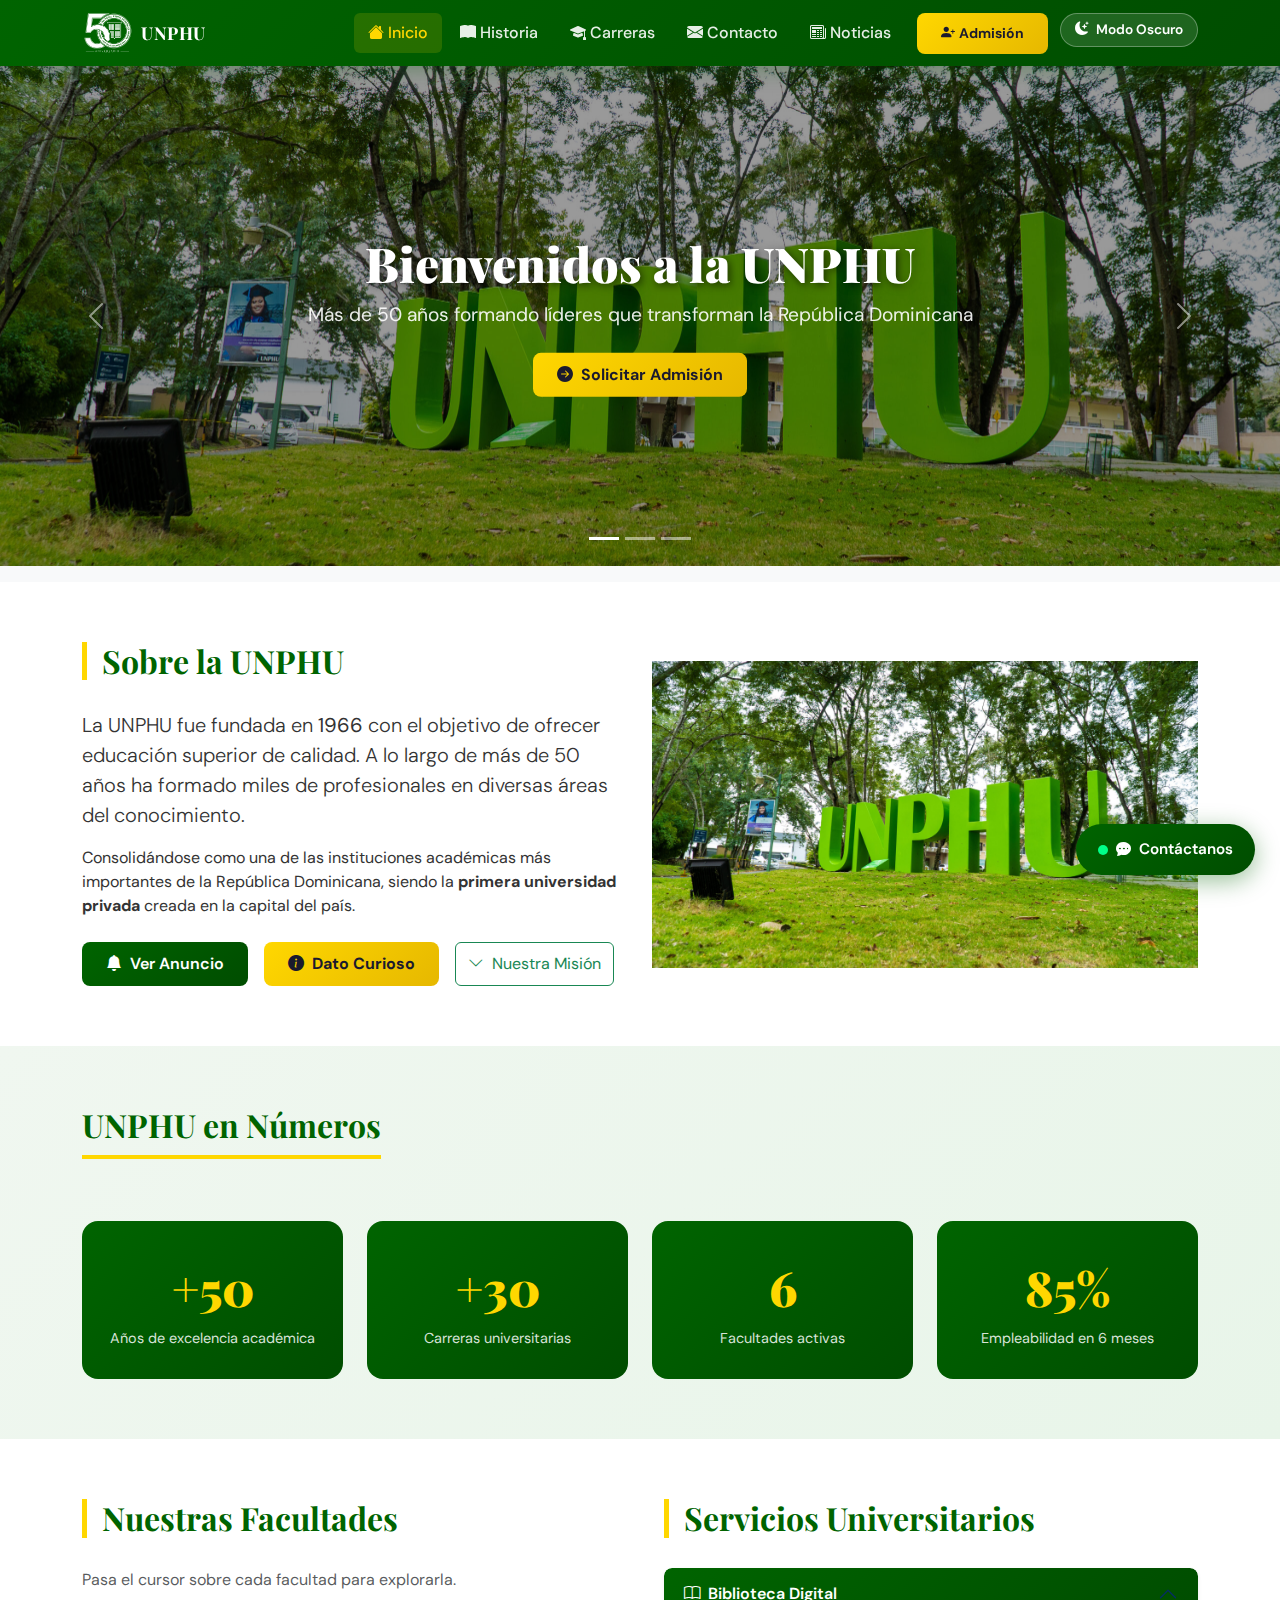
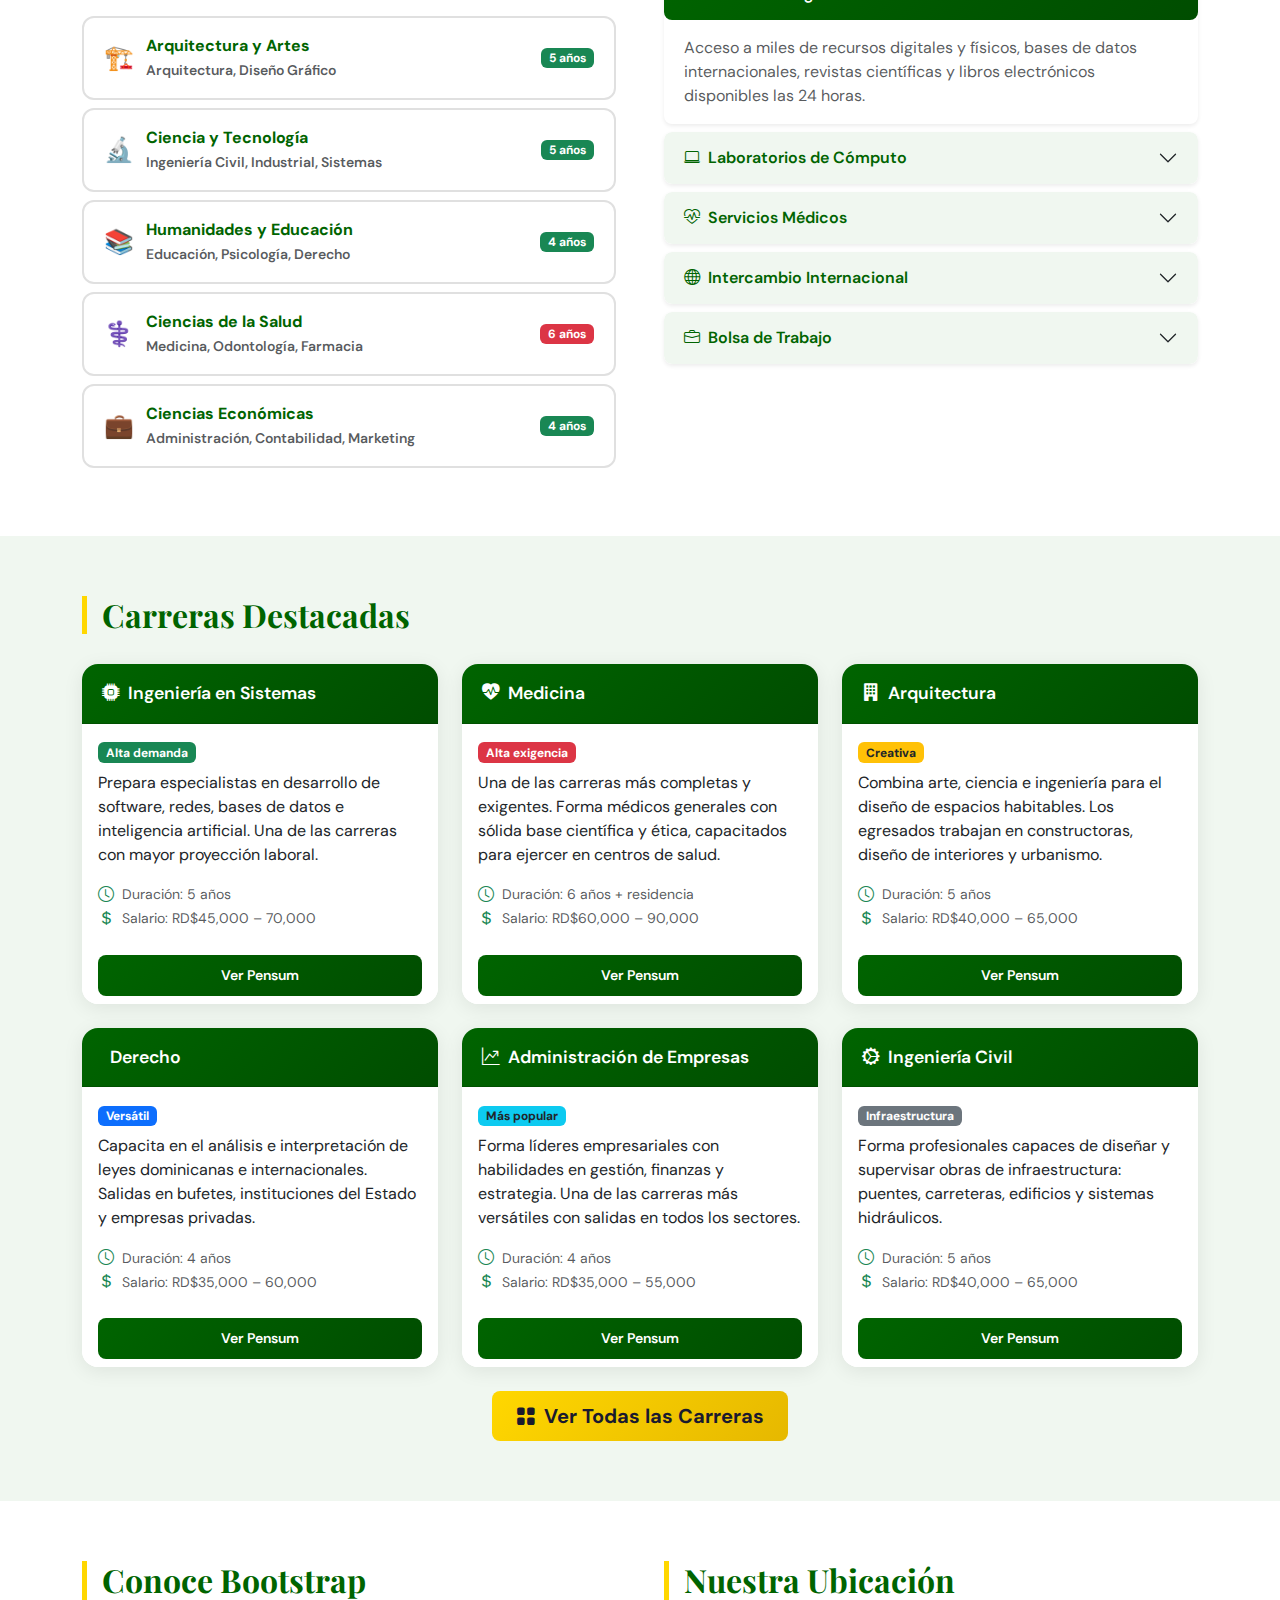
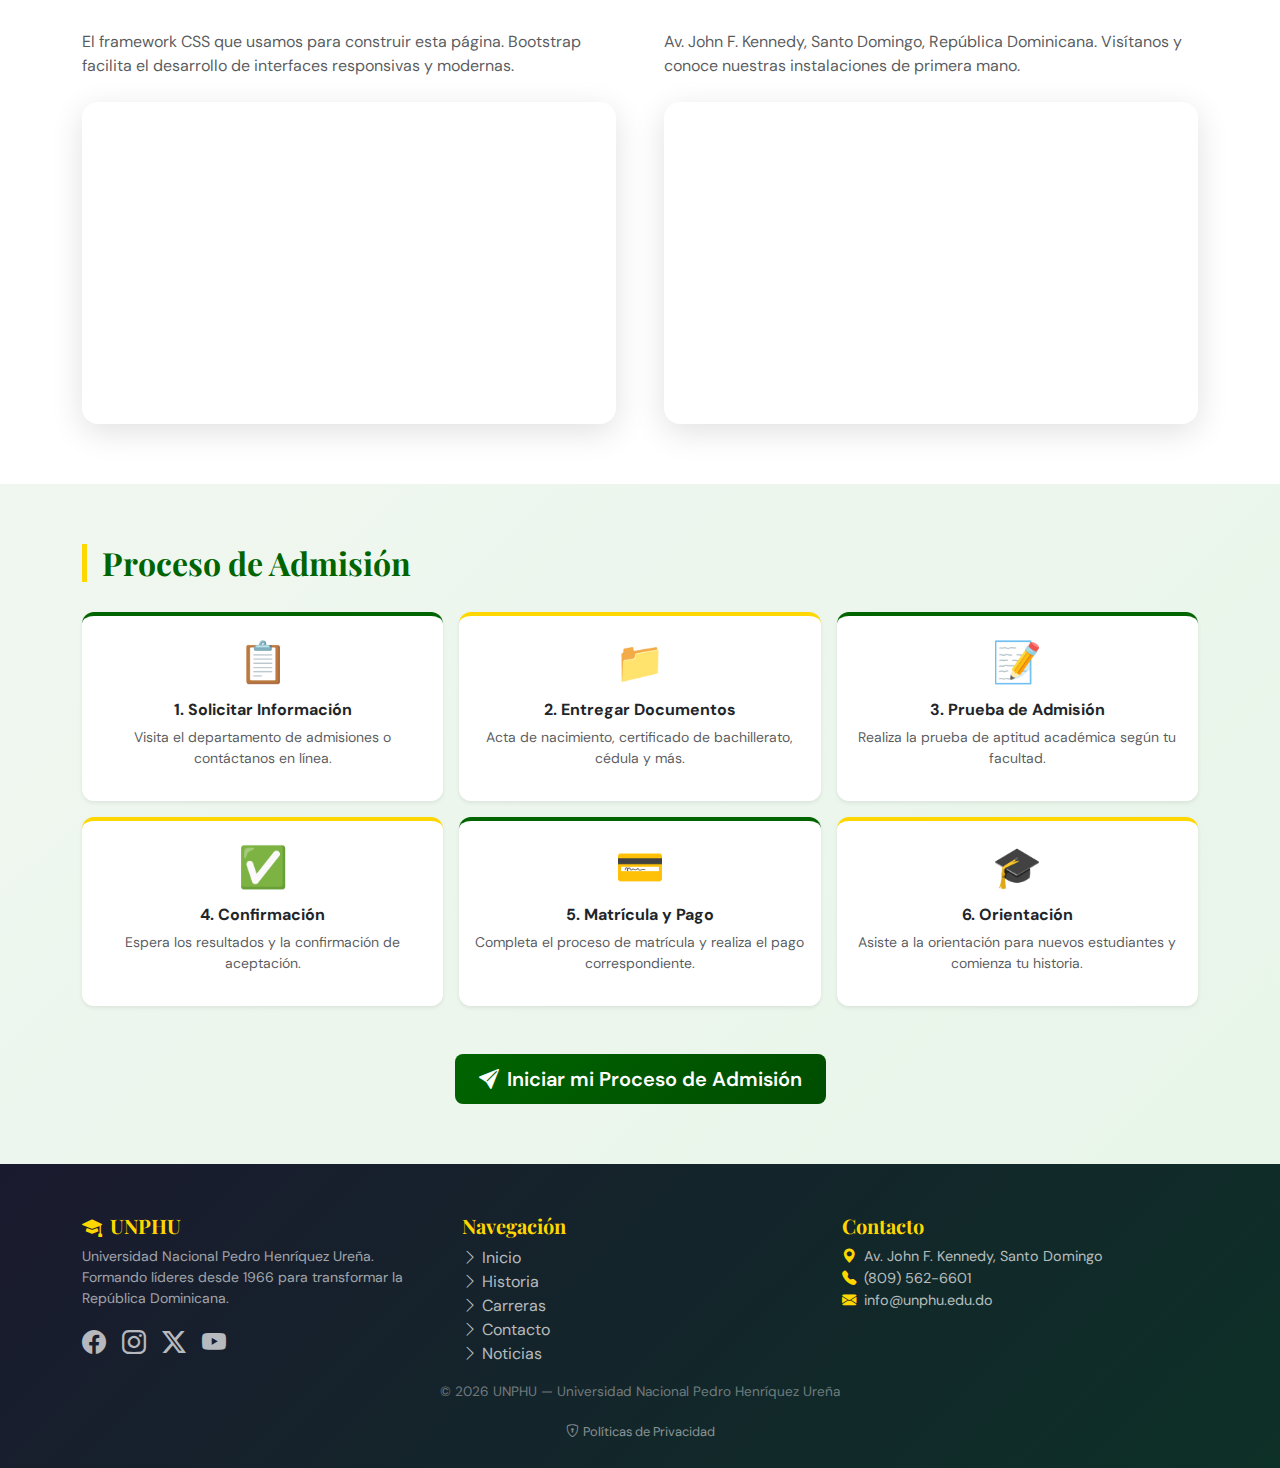
<file: index.html>
<!DOCTYPE html>
<html lang="es">
<head>
    <meta charset="UTF-8">
    <meta name="viewport" content="width=device-width, initial-scale=1.0">
    <meta name="description" content="Universidad Nacional Pedro Henríquez Ureña - Institución académica de excelencia en la República Dominicana.">
    <meta name="keywords" content="UNPHU, universidad, educación superior, República Dominicana, carreras universitarias">
    <meta name="author" content="UNPHU">
    <meta name="robots" content="index, follow">
    <title>UNPHU - Inicio</title>
    <!-- Favicon -->
    <link rel="icon" type="image/png" href="img/logo.png">
    <!-- Bootstrap 5 CSS -->
    <link href="https://cdn.jsdelivr.net/npm/bootstrap@5.3.2/dist/css/bootstrap.min.css" rel="stylesheet">
    <!-- Bootstrap Icons -->
    <link rel="stylesheet" href="https://cdn.jsdelivr.net/npm/bootstrap-icons@1.11.3/font/bootstrap-icons.min.css">
    <link rel="stylesheet" href="css/styles.css">
    <!-- Google Fonts -->
    <link href="https://fonts.googleapis.com/css2?family=Playfair+Display:wght@700;900&family=DM+Sans:wght@300;400;500;600&display=swap" rel="stylesheet">
    <link rel="stylesheet" href="css/dark-mode.css">
</head>
<body>

<!-- ===== NAVBAR ===== -->
<nav class="navbar navbar-expand-lg navbar-unphu sticky-top">
    <div class="container">
        <a class="navbar-brand d-flex align-items-center gap-2" href="index.html">
            <img src="img/logonav.png" 
                 alt="UNPHU Logo" height="40" style="filter: brightness(0) invert(1);">
            <span class="navbar-brand-text d-none d-md-block">UNPHU</span>
        </a>
        <button class="navbar-toggler" type="button" data-bs-toggle="collapse" data-bs-target="#navbarMain">
            <span class="navbar-toggler-icon"></span>
        </button>
        <div class="collapse navbar-collapse" id="navbarMain">
            <ul class="navbar-nav ms-auto gap-1">
                <li class="nav-item">
                    <a class="nav-link active" href="index.html"><i class="bi bi-house-fill me-1"></i>Inicio</a>
                </li>
                <li class="nav-item">
                    <a class="nav-link" href="historia.html"><i class="bi bi-book-fill me-1"></i>Historia</a>
                </li>
                <li class="nav-item">
                    <a class="nav-link" href="carreras.html"><i class="bi bi-mortarboard-fill me-1"></i>Carreras</a>
                </li>
                <li class="nav-item">
                    <a class="nav-link" href="contacto.html"><i class="bi bi-envelope-fill me-1"></i>Contacto</a>
                </li>
                <li class="nav-item"><a class="nav-link" href="noticias.html"><i class="bi bi-newspaper me-1"></i>Noticias</a></li>
                <li class="nav-item ms-2">
                    <button class="btn btn-gold btn-sm" data-bs-toggle="modal" data-bs-target="#admisionModal">
                        <i class="bi bi-person-plus-fill me-1"></i>Admisión
                    </button>
                </li>
                <li class="nav-item ms-2">
  <button id="darkModeToggle">
    <i class="bi bi-moon-stars-fill me-1"></i> Modo Oscuro
  </button>
</li>
            </ul>
        </div>
    </div>
</nav>



<!-- carrusel -->
<div id="heroCarousel" class="carousel slide carousel-hero" data-bs-ride="carousel">
    <div class="carousel-indicators">
        <button type="button" data-bs-target="#heroCarousel" data-bs-slide-to="0" class="active"></button>
        <button type="button" data-bs-target="#heroCarousel" data-bs-slide-to="1"></button>
        <button type="button" data-bs-target="#heroCarousel" data-bs-slide-to="2"></button>
    </div>
    <div class="carousel-inner">
        <div class="carousel-item active">
            <img src="img/unphu.jpg" class="d-block w-100" alt="UNPHU Campus">
            <div class="carousel-caption-custom">
                <h1>Bienvenidos a la UNPHU</h1>
                <p>Más de 50 años formando líderes que transforman la República Dominicana</p>
                <button class="btn btn-gold mt-2" data-bs-toggle="modal" data-bs-target="#admisionModal">
                    <i class="bi bi-arrow-right-circle-fill me-2"></i>Solicitar Admisión
                </button>
            </div>
        </div>
        <div class="carousel-item">
            <img src="img/campus.webp" class="d-block w-100" alt="Campus UNPHU">
            <div class="carousel-caption-custom">
                <h1>Un Campus de Excelencia</h1>
                <p>Más de 250,000 m² de instalaciones modernas a tu disposición</p>
            </div>
        </div>
        <div class="carousel-item">
            <img src="img/edficio.jpg" class="d-block w-100" alt="Edificio UNPHU">
            <div class="carousel-caption-custom">
                <h1>Arquitectura y Artes</h1>
                <p>Instalaciones de vanguardia para impulsar tu creatividad</p>
            </div>
        </div>
    </div>
    <button class="carousel-control-prev" type="button" data-bs-target="#heroCarousel" data-bs-slide="prev">
        <span class="carousel-control-prev-icon"></span>
    </button>
    <button class="carousel-control-next" type="button" data-bs-target="#heroCarousel" data-bs-slide="next">
        <span class="carousel-control-next-icon"></span>
    </button>
</div>

<!-- alerta -->
<div class="container mt-3" id="alertContainer">
    <div class="alert alert-unphu alert-dismissible fade show d-none" id="admisionAlert" role="alert">
        <i class="bi bi-megaphone-fill me-2"></i>
        <strong>¡Inscripciones abiertas 2026!</strong> El proceso de admisión para el nuevo cuatrimestre ya está disponible. ¡No pierdas tu lugar!
        <button type="button" class="btn-close" data-bs-dismiss="alert"></button>
    </div>
</div>

<!-- boton alerta -->
<div class="section-wrapper bg-white">
    <div class="container">
        <div class="row align-items-center g-4">
            <div class="col-lg-6">
                <h2 class="section-title">Sobre la UNPHU</h2>
                <p class="lead">La UNPHU fue fundada en <strong>1966</strong> con el objetivo de ofrecer educación superior de calidad. A lo largo de más de 50 años ha formado miles de profesionales en diversas áreas del conocimiento.</p>
                <p>Consolidándose como una de las instituciones académicas más importantes de la República Dominicana, siendo la <strong>primera universidad privada</strong> creada en la capital del país.</p>
                <div class="d-flex flex-wrap gap-3 mt-4">
                    <button class="btn btn-unphu" onclick="document.getElementById('admisionAlert').classList.remove('d-none')">
                        <i class="bi bi-bell-fill me-2"></i>Ver Anuncio
                    </button>
                    <button class="btn btn-gold"
                        data-bs-toggle="popover"
                        data-bs-title="🎓 Dato UNPHU"
                        data-bs-content="La UNPHU participó en el UI GreenMetric World University Rankings por sus iniciativas de sostenibilidad ambiental."
                        data-bs-trigger="click"
                        data-bs-placement="top">
                        <i class="bi bi-info-circle-fill me-2"></i>Dato Curioso
                    </button>
                    <button class="btn btn-outline-success" data-bs-toggle="collapse" data-bs-target="#misionCollapse">
                        <i class="bi bi-chevron-down me-2"></i>Nuestra Misión
                    </button>
                </div>
                <!-- collapse-->
                <div class="collapse collapse-section mt-2" id="misionCollapse">
                    <h6 class="fw-bold text-success"><i class="bi bi-flag-fill me-2"></i>Misión</h6>
                    <p class="mb-2">Formar profesionales de excelencia con valores éticos y compromiso social, contribuyendo al desarrollo científico, cultural y económico de la República Dominicana.</p>
                    <h6 class="fw-bold text-success"><i class="bi bi-eye-fill me-2"></i>Visión</h6>
                    <p class="mb-0">Ser reconocida como la universidad de mayor impacto e innovación académica en el Caribe para el año 2030.</p>
                </div>
            </div>
            <div class="col-lg-6">
                <!-- iamgen responsiva -->
                <img src="img/unphu.jpg" alt="UNPHU Campus" class="img-responsive-hero img-fluid">
            </div>
        </div>
    </div>
</div>

<!-- hover estadisiticas -->
<div class="section-wrapper" style="background: linear-gradient(135deg, #f0f7f0, #e8f5e9);">
    <div class="container">
        <h2 class="section-title text-center" style="border-left: none; border-bottom: 4px solid var(--unphu-gold); padding-left: 0; padding-bottom: 10px; display: inline-block;">UNPHU en Números</h2>
        <div class="row g-4 mt-2">
            <div class="col-6 col-md-3">
                <div class="stat-box">
                    <div class="stat-number">+50</div>
                    <div class="stat-label">Años de excelencia académica</div>
                </div>
            </div>
            <div class="col-6 col-md-3">
                <div class="stat-box">
                    <div class="stat-number">+30</div>
                    <div class="stat-label">Carreras universitarias</div>
                </div>
            </div>
            <div class="col-6 col-md-3">
                <div class="stat-box">
                    <div class="stat-number">6</div>
                    <div class="stat-label">Facultades activas</div>
                </div>
            </div>
            <div class="col-6 col-md-3">
                <div class="stat-box">
                    <div class="stat-number">85%</div>
                    <div class="stat-label">Empleabilidad en 6 meses</div>
                </div>
            </div>
        </div>
    </div>
</div>

<!-- hover facultades-->
<div class="section-wrapper bg-white">
    <div class="container">
        <div class="row g-5">
            <div class="col-lg-6">
                <h2 class="section-title">Nuestras Facultades</h2>
                <p class="text-muted mb-4">Pasa el cursor sobre cada facultad para explorarla.</p>
                <div class="hover-faculty">
                    <span class="faculty-icon">🏗️</span>
                    <div>
                        <div class="fw-bold">Arquitectura y Artes</div>
                        <small class="text-muted">Arquitectura, Diseño Gráfico</small>
                    </div>
                    <span class="ms-auto badge bg-success">5 años</span>
                </div>
                <div class="hover-faculty">
                    <span class="faculty-icon">🔬</span>
                    <div>
                        <div class="fw-bold">Ciencia y Tecnología</div>
                        <small class="text-muted">Ingeniería Civil, Industrial, Sistemas</small>
                    </div>
                    <span class="ms-auto badge bg-success">5 años</span>
                </div>
                <div class="hover-faculty">
                    <span class="faculty-icon">📚</span>
                    <div>
                        <div class="fw-bold">Humanidades y Educación</div>
                        <small class="text-muted">Educación, Psicología, Derecho</small>
                    </div>
                    <span class="ms-auto badge bg-success">4 años</span>
                </div>
                <div class="hover-faculty">
                    <span class="faculty-icon">⚕️</span>
                    <div>
                        <div class="fw-bold">Ciencias de la Salud</div>
                        <small class="text-muted">Medicina, Odontología, Farmacia</small>
                    </div>
                    <span class="ms-auto badge bg-danger">6 años</span>
                </div>
                <div class="hover-faculty">
                    <span class="faculty-icon">💼</span>
                    <div>
                        <div class="fw-bold">Ciencias Económicas</div>
                        <small class="text-muted">Administración, Contabilidad, Marketing</small>
                    </div>
                    <span class="ms-auto badge bg-success">4 años</span>
                </div>
            </div>
            <div class="col-lg-6">
                <h2 class="section-title">Servicios Universitarios</h2>
                <!-- accordion -->
                <div class="accordion accordion-unphu" id="serviciosAccordion">
                    <div class="accordion-item border-0 mb-2 rounded-3 overflow-hidden shadow-sm">
                        <h2 class="accordion-header">
                            <button class="accordion-button rounded-3" type="button" data-bs-toggle="collapse" data-bs-target="#acc1">
                                <i class="bi bi-book me-2"></i> Biblioteca Digital
                            </button>
                        </h2>
                        <div id="acc1" class="accordion-collapse collapse show" data-bs-parent="#serviciosAccordion">
                            <div class="accordion-body text-muted">
                                Acceso a miles de recursos digitales y físicos, bases de datos internacionales, revistas científicas y libros electrónicos disponibles las 24 horas.
                            </div>
                        </div>
                    </div>
                    <div class="accordion-item border-0 mb-2 rounded-3 overflow-hidden shadow-sm">
                        <h2 class="accordion-header">
                            <button class="accordion-button collapsed rounded-3" type="button" data-bs-toggle="collapse" data-bs-target="#acc2">
                                <i class="bi bi-laptop me-2"></i> Laboratorios de Cómputo
                            </button>
                        </h2>
                        <div id="acc2" class="accordion-collapse collapse" data-bs-parent="#serviciosAccordion">
                            <div class="accordion-body text-muted">
                                Laboratorios equipados con las últimas tecnologías, software especializado y acceso a internet de alta velocidad para todos los estudiantes.
                            </div>
                        </div>
                    </div>
                    <div class="accordion-item border-0 mb-2 rounded-3 overflow-hidden shadow-sm">
                        <h2 class="accordion-header">
                            <button class="accordion-button collapsed rounded-3" type="button" data-bs-toggle="collapse" data-bs-target="#acc3">
                                <i class="bi bi-heart-pulse me-2"></i> Servicios Médicos
                            </button>
                        </h2>
                        <div id="acc3" class="accordion-collapse collapse" data-bs-parent="#serviciosAccordion">
                            <div class="accordion-body text-muted">
                                Atención médica y psicológica gratuita para todos los estudiantes activos. Consultas, emergencias y seguimiento de salud integral.
                            </div>
                        </div>
                    </div>
                    <div class="accordion-item border-0 mb-2 rounded-3 overflow-hidden shadow-sm">
                        <h2 class="accordion-header">
                            <button class="accordion-button collapsed rounded-3" type="button" data-bs-toggle="collapse" data-bs-target="#acc4">
                                <i class="bi bi-globe me-2"></i> Intercambio Internacional
                            </button>
                        </h2>
                        <div id="acc4" class="accordion-collapse collapse" data-bs-parent="#serviciosAccordion">
                            <div class="accordion-body text-muted">
                                Convenios con universidades de Europa, América Latina y Norteamérica para programas de intercambio académico y doble titulación.
                            </div>
                        </div>
                    </div>
                    <div class="accordion-item border-0 rounded-3 overflow-hidden shadow-sm">
                        <h2 class="accordion-header">
                            <button class="accordion-button collapsed rounded-3" type="button" data-bs-toggle="collapse" data-bs-target="#acc5">
                                <i class="bi bi-briefcase me-2"></i> Bolsa de Trabajo
                            </button>
                        </h2>
                        <div id="acc5" class="accordion-collapse collapse" data-bs-parent="#serviciosAccordion">
                            <div class="accordion-body text-muted">
                                Conexión directa con más de 200 empresas aliadas para pasantías, prácticas profesionales y empleos. El 85% de nuestros egresados trabaja en su área antes de los 6 meses.
                            </div>
                        </div>
                    </div>
                </div>
            </div>
        </div>
    </div>
</div>

<!-- cardf-->
<div class="section-wrapper" style="background: #f0f7f0;">
    <div class="container">
        <h2 class="section-title">Carreras Destacadas</h2>
        <div class="row g-4">
            <div class="col-md-6 col-lg-4">
                <div class="card card-unphu h-100">
                    <div class="card-header">
                        <i class="bi bi-cpu-fill me-2"></i>Ingeniería en Sistemas
                    </div>
                    <div class="card-body">
                        <span class="badge bg-success mb-2">Alta demanda</span>
                        <p class="card-text">Prepara especialistas en desarrollo de software, redes, bases de datos e inteligencia artificial. Una de las carreras con mayor proyección laboral.</p>
                        <div class="d-flex align-items-center gap-2 mt-3">
                            <i class="bi bi-clock text-success"></i>
                            <small class="text-muted">Duración: 5 años</small>
                        </div>
                        <div class="d-flex align-items-center gap-2">
                            <i class="bi bi-currency-dollar text-success"></i>
                            <small class="text-muted">Salario: RD$45,000 – 70,000</small>
                        </div>
                    </div>
                    <div class="card-footer bg-white border-0">
                        <button class="btn btn-unphu btn-sm w-100">Ver Pensum</button>
                    </div>
                </div>
            </div>
            <div class="col-md-6 col-lg-4">
                <div class="card card-unphu h-100">
                    <div class="card-header">
                        <i class="bi bi-heart-pulse-fill me-2"></i>Medicina
                    </div>
                    <div class="card-body">
                        <span class="badge bg-danger mb-2">Alta exigencia</span>
                        <p class="card-text">Una de las carreras más completas y exigentes. Forma médicos generales con sólida base científica y ética, capacitados para ejercer en centros de salud.</p>
                        <div class="d-flex align-items-center gap-2 mt-3">
                            <i class="bi bi-clock text-success"></i>
                            <small class="text-muted">Duración: 6 años + residencia</small>
                        </div>
                        <div class="d-flex align-items-center gap-2">
                            <i class="bi bi-currency-dollar text-success"></i>
                            <small class="text-muted">Salario: RD$60,000 – 90,000</small>
                        </div>
                    </div>
                    <div class="card-footer bg-white border-0">
                        <button class="btn btn-unphu btn-sm w-100">Ver Pensum</button>
                    </div>
                </div>
            </div>
            <div class="col-md-6 col-lg-4">
                <div class="card card-unphu h-100">
                    <div class="card-header">
                        <i class="bi bi-building-fill me-2"></i>Arquitectura
                    </div>
                    <div class="card-body">
                        <span class="badge bg-warning text-dark mb-2">Creativa</span>
                        <p class="card-text">Combina arte, ciencia e ingeniería para el diseño de espacios habitables. Los egresados trabajan en constructoras, diseño de interiores y urbanismo.</p>
                        <div class="d-flex align-items-center gap-2 mt-3">
                            <i class="bi bi-clock text-success"></i>
                            <small class="text-muted">Duración: 5 años</small>
                        </div>
                        <div class="d-flex align-items-center gap-2">
                            <i class="bi bi-currency-dollar text-success"></i>
                            <small class="text-muted">Salario: RD$40,000 – 65,000</small>
                        </div>
                    </div>
                    <div class="card-footer bg-white border-0">
                        <button class="btn btn-unphu btn-sm w-100">Ver Pensum</button>
                    </div>
                </div>
            </div>
            <div class="col-md-6 col-lg-4">
                <div class="card card-unphu h-100">
                    <div class="card-header">
                        <i class="bi bi-scales me-2"></i>Derecho
                    </div>
                    <div class="card-body">
                        <span class="badge bg-primary mb-2">Versátil</span>
                        <p class="card-text">Capacita en el análisis e interpretación de leyes dominicanas e internacionales. Salidas en bufetes, instituciones del Estado y empresas privadas.</p>
                        <div class="d-flex align-items-center gap-2 mt-3">
                            <i class="bi bi-clock text-success"></i>
                            <small class="text-muted">Duración: 4 años</small>
                        </div>
                        <div class="d-flex align-items-center gap-2">
                            <i class="bi bi-currency-dollar text-success"></i>
                            <small class="text-muted">Salario: RD$35,000 – 60,000</small>
                        </div>
                    </div>
                    <div class="card-footer bg-white border-0">
                        <button class="btn btn-unphu btn-sm w-100">Ver Pensum</button>
                    </div>
                </div>
            </div>
            <div class="col-md-6 col-lg-4">
                <div class="card card-unphu h-100">
                    <div class="card-header">
                        <i class="bi bi-graph-up-arrow me-2"></i>Administración de Empresas
                    </div>
                    <div class="card-body">
                        <span class="badge bg-info text-dark mb-2">Más popular</span>
                        <p class="card-text">Forma líderes empresariales con habilidades en gestión, finanzas y estrategia. Una de las carreras más versátiles con salidas en todos los sectores.</p>
                        <div class="d-flex align-items-center gap-2 mt-3">
                            <i class="bi bi-clock text-success"></i>
                            <small class="text-muted">Duración: 4 años</small>
                        </div>
                        <div class="d-flex align-items-center gap-2">
                            <i class="bi bi-currency-dollar text-success"></i>
                            <small class="text-muted">Salario: RD$35,000 – 55,000</small>
                        </div>
                    </div>
                    <div class="card-footer bg-white border-0">
                        <button class="btn btn-unphu btn-sm w-100">Ver Pensum</button>
                    </div>
                </div>
            </div>
            <div class="col-md-6 col-lg-4">
                <div class="card card-unphu h-100">
                    <div class="card-header">
                        <i class="bi bi-gear-wide-connected me-2"></i>Ingeniería Civil
                    </div>
                    <div class="card-body">
                        <span class="badge bg-secondary mb-2">Infraestructura</span>
                        <p class="card-text">Forma profesionales capaces de diseñar y supervisar obras de infraestructura: puentes, carreteras, edificios y sistemas hidráulicos.</p>
                        <div class="d-flex align-items-center gap-2 mt-3">
                            <i class="bi bi-clock text-success"></i>
                            <small class="text-muted">Duración: 5 años</small>
                        </div>
                        <div class="d-flex align-items-center gap-2">
                            <i class="bi bi-currency-dollar text-success"></i>
                            <small class="text-muted">Salario: RD$40,000 – 65,000</small>
                        </div>
                    </div>
                    <div class="card-footer bg-white border-0">
                        <button class="btn btn-unphu btn-sm w-100">Ver Pensum</button>
                    </div>
                </div>
            </div>
        </div>
        <div class="text-center mt-4">
            <a href="carreras.html" class="btn btn-gold btn-lg">
                <i class="bi bi-grid-fill me-2"></i>Ver Todas las Carreras
            </a>
        </div>
    </div>
</div>

<!-- iframes-->
<div class="section-wrapper bg-white">
    <div class="container">
        <div class="row g-5">
            <div class="col-lg-6">
                <h2 class="section-title">Conoce Bootstrap</h2>
                <p class="text-muted mb-4">El framework CSS que usamos para construir esta página. Bootstrap facilita el desarrollo de interfaces responsivas y modernas.</p>
                <div class="iframe-container">
                    <iframe width="100%" height="315"
                        src="https://www.youtube.com/embed/hnCmSNC69aQ"
                        title="Bootstrap Tutorial"
                        frameborder="0"
                        allow="accelerometer; autoplay; clipboard-write; encrypted-media; gyroscope; picture-in-picture"
                        allowfullscreen>
                    </iframe>
                </div>
            </div>
            <div class="col-lg-6">
                <h2 class="section-title">Nuestra Ubicación</h2>
                <p class="text-muted mb-4">Av. John F. Kennedy, Santo Domingo, República Dominicana. Visítanos y conoce nuestras instalaciones de primera mano.</p>
                <div class="iframe-container">
                    <iframe 
                        src="https://www.google.com/maps/embed?pb=!1m18!1m12!1m3!1d3783.9488221029264!2d-69.95109997394218!3d18.485977232600938!2m3!1f0!2f0!3f0!3m2!1i1024!2i768!4f13.1!3m3!1m2!1s0x8eaf89f362e578d3%3A0x19d59fe09af95898!2sUniversidad%20Nacional%20Pedro%20Henr%C3%ADquez%20Ure%C3%B1a%20(UNPHU)!5e0!3m2!1ses!2sdo!4v1771796451944!5m2!1ses!2sdo" 
                        width="100%" 
                        height="315" 
                        style="border:0;" 
                        allowfullscreen="" 
                        loading="lazy">
                    </iframe>
                </div>
            </div>
        </div>
    </div>
</div>

<!-- precesos -->
<div class="section-wrapper" style="background: linear-gradient(135deg, #f0f7f0, #e8f5e9);">
    <div class="container">
        <h2 class="section-title">Proceso de Admisión</h2>
        <div class="row g-3">
            <div class="col-md-4">
                <div class="card border-0 shadow-sm h-100 text-center p-3" style="border-top: 4px solid var(--unphu-green) !important; border-radius: 12px;">
                    <div style="font-size: 2.5rem;">📋</div>
                    <h6 class="fw-bold mt-2">1. Solicitar Información</h6>
                    <p class="text-muted small">Visita el departamento de admisiones o contáctanos en línea.</p>
                </div>
            </div>
            <div class="col-md-4">
                <div class="card border-0 shadow-sm h-100 text-center p-3" style="border-top: 4px solid var(--unphu-gold) !important; border-radius: 12px;">
                    <div style="font-size: 2.5rem;">📁</div>
                    <h6 class="fw-bold mt-2">2. Entregar Documentos</h6>
                    <p class="text-muted small">Acta de nacimiento, certificado de bachillerato, cédula y más.</p>
                </div>
            </div>
            <div class="col-md-4">
                <div class="card border-0 shadow-sm h-100 text-center p-3" style="border-top: 4px solid var(--unphu-green) !important; border-radius: 12px;">
                    <div style="font-size: 2.5rem;">📝</div>
                    <h6 class="fw-bold mt-2">3. Prueba de Admisión</h6>
                    <p class="text-muted small">Realiza la prueba de aptitud académica según tu facultad.</p>
                </div>
            </div>
            <div class="col-md-4">
                <div class="card border-0 shadow-sm h-100 text-center p-3" style="border-top: 4px solid var(--unphu-gold) !important; border-radius: 12px;">
                    <div style="font-size: 2.5rem;">✅</div>
                    <h6 class="fw-bold mt-2">4. Confirmación</h6>
                    <p class="text-muted small">Espera los resultados y la confirmación de aceptación.</p>
                </div>
            </div>
            <div class="col-md-4">
                <div class="card border-0 shadow-sm h-100 text-center p-3" style="border-top: 4px solid var(--unphu-green) !important; border-radius: 12px;">
                    <div style="font-size: 2.5rem;">💳</div>
                    <h6 class="fw-bold mt-2">5. Matrícula y Pago</h6>
                    <p class="text-muted small">Completa el proceso de matrícula y realiza el pago correspondiente.</p>
                </div>
            </div>
            <div class="col-md-4">
                <div class="card border-0 shadow-sm h-100 text-center p-3" style="border-top: 4px solid var(--unphu-gold) !important; border-radius: 12px;">
                    <div style="font-size: 2.5rem;">🎓</div>
                    <h6 class="fw-bold mt-2">6. Orientación</h6>
                    <p class="text-muted small">Asiste a la orientación para nuevos estudiantes y comienza tu historia.</p>
                </div>
            </div>
        </div>
        <div class="text-center mt-5">
            <button class="btn btn-unphu btn-lg" data-bs-toggle="modal" data-bs-target="#admisionModal">
                <i class="bi bi-send-fill me-2"></i>Iniciar mi Proceso de Admisión
            </button>
        </div>
    </div>
</div>

<!-- modal -->
<div class="modal fade" id="admisionModal" tabindex="-1">
    <div class="modal-dialog modal-lg modal-dialog-centered">
        <div class="modal-content border-0 shadow-lg" style="border-radius: 20px; overflow: hidden;">
            <div class="modal-header" style="background: linear-gradient(135deg, var(--unphu-green), #004d00); border: none;">
                <div>
                    <h5 class="modal-title text-white fw-bold" style="font-family: 'Playfair Display', serif; font-size: 1.5rem;">
                        <i class="bi bi-mortarboard-fill me-2"></i>Solicitud de Admisión
                    </h5>
                    <p class="text-white-50 mb-0 small">UNPHU — Proceso de Ingreso 2026</p>
                </div>
                <button type="button" class="btn-close btn-close-white" data-bs-dismiss="modal"></button>
            </div>
            <div class="modal-body p-4">
                <div class="row g-3">
                    <div class="col-md-6">
                        <label class="form-label fw-semibold">Nombre completo</label>
                        <input type="text" class="form-control" placeholder="Ej. María González">
                    </div>
                    <div class="col-md-6">
                        <label class="form-label fw-semibold">Correo electrónico</label>
                        <input type="email" class="form-control" placeholder="correo@ejemplo.com">
                    </div>
                    <div class="col-md-6">
                        <label class="form-label fw-semibold">Teléfono</label>
                        <input type="tel" class="form-control" placeholder="(809) 000-0000">
                    </div>
                    <div class="col-md-6">
                        <label class="form-label fw-semibold">Facultad de interés</label>
                        <select class="form-select">
                            <option value="">Selecciona una facultad...</option>
                            <option>Ingeniería y Tecnología</option>
                            <option>Ciencias de la Salud</option>
                            <option>Humanidades y Educación</option>
                            <option>Arquitectura y Artes</option>
                            <option>Ciencias Económicas</option>
                        </select>
                    </div>
                    <div class="col-12">
                        <label class="form-label fw-semibold">Mensaje o consulta</label>
                        <textarea class="form-control" rows="3" placeholder="¿Tienes alguna pregunta específica?"></textarea>
                    </div>
                    <div class="col-12">
                        <div class="form-check">
                            <input class="form-check-input" type="checkbox" id="terminos">
                            <label class="form-check-label" for="terminos">
                                Acepto los <a href="#" class="text-success">términos y condiciones</a> de la UNPHU
                            </label>
                        </div>
                    </div>
                </div>
            </div>
            <div class="modal-footer border-0 px-4 pb-4">
                <button type="button" class="btn btn-outline-secondary" data-bs-dismiss="modal">Cancelar</button>
                <button type="button" class="btn btn-unphu px-4">
                    <i class="bi bi-send-fill me-2"></i>Enviar Solicitud
                </button>
            </div>
        </div>
    </div>
</div>

<!-- ===== FOOTER ===== -->
<footer>
    <div class="container">
        <div class="row g-4">
            <div class="col-md-4">
    <h5><i class="bi bi-mortarboard-fill me-2"></i>UNPHU</h5>
    <p class="small mt-2" style="color: rgba(255,255,255,0.6);">Universidad Nacional Pedro Henríquez Ureña. Formando líderes desde 1966 para transformar la República Dominicana.</p>
    <!-- redes sociales -->
    <div class="d-flex gap-3 mt-3">
        <a href="https://www.facebook.com/unphu" target="_blank" title="Facebook">
            <i class="bi bi-facebook" style="font-size:1.5rem; color:rgba(255,255,255,0.7);"></i>
        </a>
        <a href="https://www.instagram.com/unphu" target="_blank" title="Instagram">
            <i class="bi bi-instagram" style="font-size:1.5rem; color:rgba(255,255,255,0.7);"></i>
        </a>
        <a href="https://www.twitter.com/unphu" target="_blank" title="Twitter/X">
            <i class="bi bi-twitter-x" style="font-size:1.5rem; color:rgba(255,255,255,0.7);"></i>
        </a>
        <a href="https://www.youtube.com/@unphu" target="_blank" title="YouTube">
            <i class="bi bi-youtube" style="font-size:1.5rem; color:rgba(255,255,255,0.7);"></i>
        </a>
    </div>
</div>
            <div class="col-md-4">
                <h5>Navegación</h5>
                <ul class="list-unstyled mt-2" style="color: rgba(255,255,255,0.7);">
                    <li><a href="index.html"><i class="bi bi-chevron-right me-1"></i>Inicio</a></li>
                    <li><a href="historia.html"><i class="bi bi-chevron-right me-1"></i>Historia</a></li>
                    <li><a href="carreras.html"><i class="bi bi-chevron-right me-1"></i>Carreras</a></li>
                    <li><a href="contacto.html"><i class="bi bi-chevron-right me-1"></i>Contacto</a></li>
                    <li><a href="noticias.html"><i class="bi bi-chevron-right me-1"></i>Noticias</a></li>
                </ul>
            </div>
            <div class="col-md-4">
                <h5>Contacto</h5>
                <ul class="list-unstyled mt-2" style="color: rgba(255,255,255,0.7); font-size: 0.9rem;">
                    <li><i class="bi bi-geo-alt-fill me-2" style="color: var(--unphu-gold);"></i>Av. John F. Kennedy, Santo Domingo</li>
                    <li><i class="bi bi-telephone-fill me-2" style="color: var(--unphu-gold);"></i>(809) 562-6601</li>
                    <li><i class="bi bi-envelope-fill me-2" style="color: var(--unphu-gold);"></i>info@unphu.edu.do</li>
                </ul>
            </div>
        </div>
        <div class="container text-center">
        <p style="color:rgba(255,255,255,0.4); font-size:0.85rem;">
            &copy; 2026 UNPHU — Universidad Nacional Pedro Henríquez Ureña
        </p>
        <!-- enlace que abre el modal -->
        <a href="#" data-bs-toggle="modal" data-bs-target="#privacidadModal" 
           style="color:rgba(255,255,255,0.5); font-size:0.8rem;">
            <i class="bi bi-shield-lock me-1"></i>Políticas de Privacidad
        </a>
    </div>
    </div>
</footer>

<!-- ===== FIXED CHAT BUTTON ===== -->
<a href="contacto.html" class="fixed-chat-btn">
    <div class="btn-pulse"></div>
    <i class="bi bi-chat-dots-fill"></i>
    <span>Contáctanos</span>
</a>

<!-- modal politicas de privacidad -->
<div class="modal fade" id="privacidadModal" tabindex="-1">
    <div class="modal-dialog modal-lg modal-dialog-centered modal-dialog-scrollable">
        <div class="modal-content border-0 shadow-lg" style="border-radius:20px; overflow:hidden;">
            <div class="modal-header" style="background: linear-gradient(135deg, #006400, #004d00); border:none;">
                <h5 class="modal-title text-white fw-bold">
                    <i class="bi bi-shield-lock-fill me-2"></i>Políticas de Privacidad
                </h5>
                <button type="button" class="btn-close btn-close-white" data-bs-dismiss="modal"></button>
            </div>
            <div class="modal-body p-4">
                <p class="text-muted small">Última actualización: enero 2026</p>
                <p>En la <strong>Universidad Nacional Pedro Henríquez Ureña (UNPHU)</strong> nos comprometemos a proteger la privacidad de nuestros usuarios. Esta política explica cómo recopilamos, usamos y protegemos tu información personal.</p>

                <h6 class="fw-bold text-success mt-4"><i class="bi bi-1-circle-fill me-2"></i>Información que recopilamos</h6>
                <ol>
                    <li>Nombre completo y apellidos</li>
                    <li>Correo electrónico y número de teléfono</li>
                    <li>Información académica previa</li>
                    <li>Datos de navegación en nuestro sitio web</li>
                    <li>Información enviada a través de formularios de contacto</li>
                </ol>

                <h6 class="fw-bold text-success mt-4"><i class="bi bi-shield-check me-2"></i>Cómo usamos tu información</h6>
                <ul>
                    <li>Para procesar solicitudes de admisión</li>
                    <li>Para enviarte información sobre carreras y eventos</li>
                    <li>Para mejorar nuestros servicios universitarios</li>
                    <li>Para contactarte en respuesta a tus consultas</li>
                    <li>Para cumplir con requisitos legales y académicos</li>
                </ul>

                <h6 class="fw-bold text-success mt-4"><i class="bi bi-lock-fill me-2"></i>Protección de datos</h6>
                <p>Tu información es almacenada de forma segura y no será compartida con terceros sin tu consentimiento, salvo que la ley lo requiera.</p>

                <h6 class="fw-bold text-success mt-4"><i class="bi bi-envelope-fill me-2"></i>Contacto</h6>
                <p class="mb-0">Si tienes preguntas puedes escribirnos a <a href="mailto:info@unphu.edu.do" class="text-success">info@unphu.edu.do</a> o llamarnos al (809) 562-6601.</p>
            </div>
            <div class="modal-footer border-0">
                <button class="btn btn-outline-secondary" data-bs-dismiss="modal">Cerrar</button>
                <button class="btn btn-unphu" data-bs-dismiss="modal">
                    <i class="bi bi-check-circle-fill me-2"></i>Entendido
                </button>
            </div>
        </div>
    </div>
</div>

<!-- Bootstrap JS -->
<script src="https://cdn.jsdelivr.net/npm/bootstrap@5.3.2/dist/js/bootstrap.bundle.min.js"></script>
<script src="js/main.js"></script>
</body>
</html>
</file>
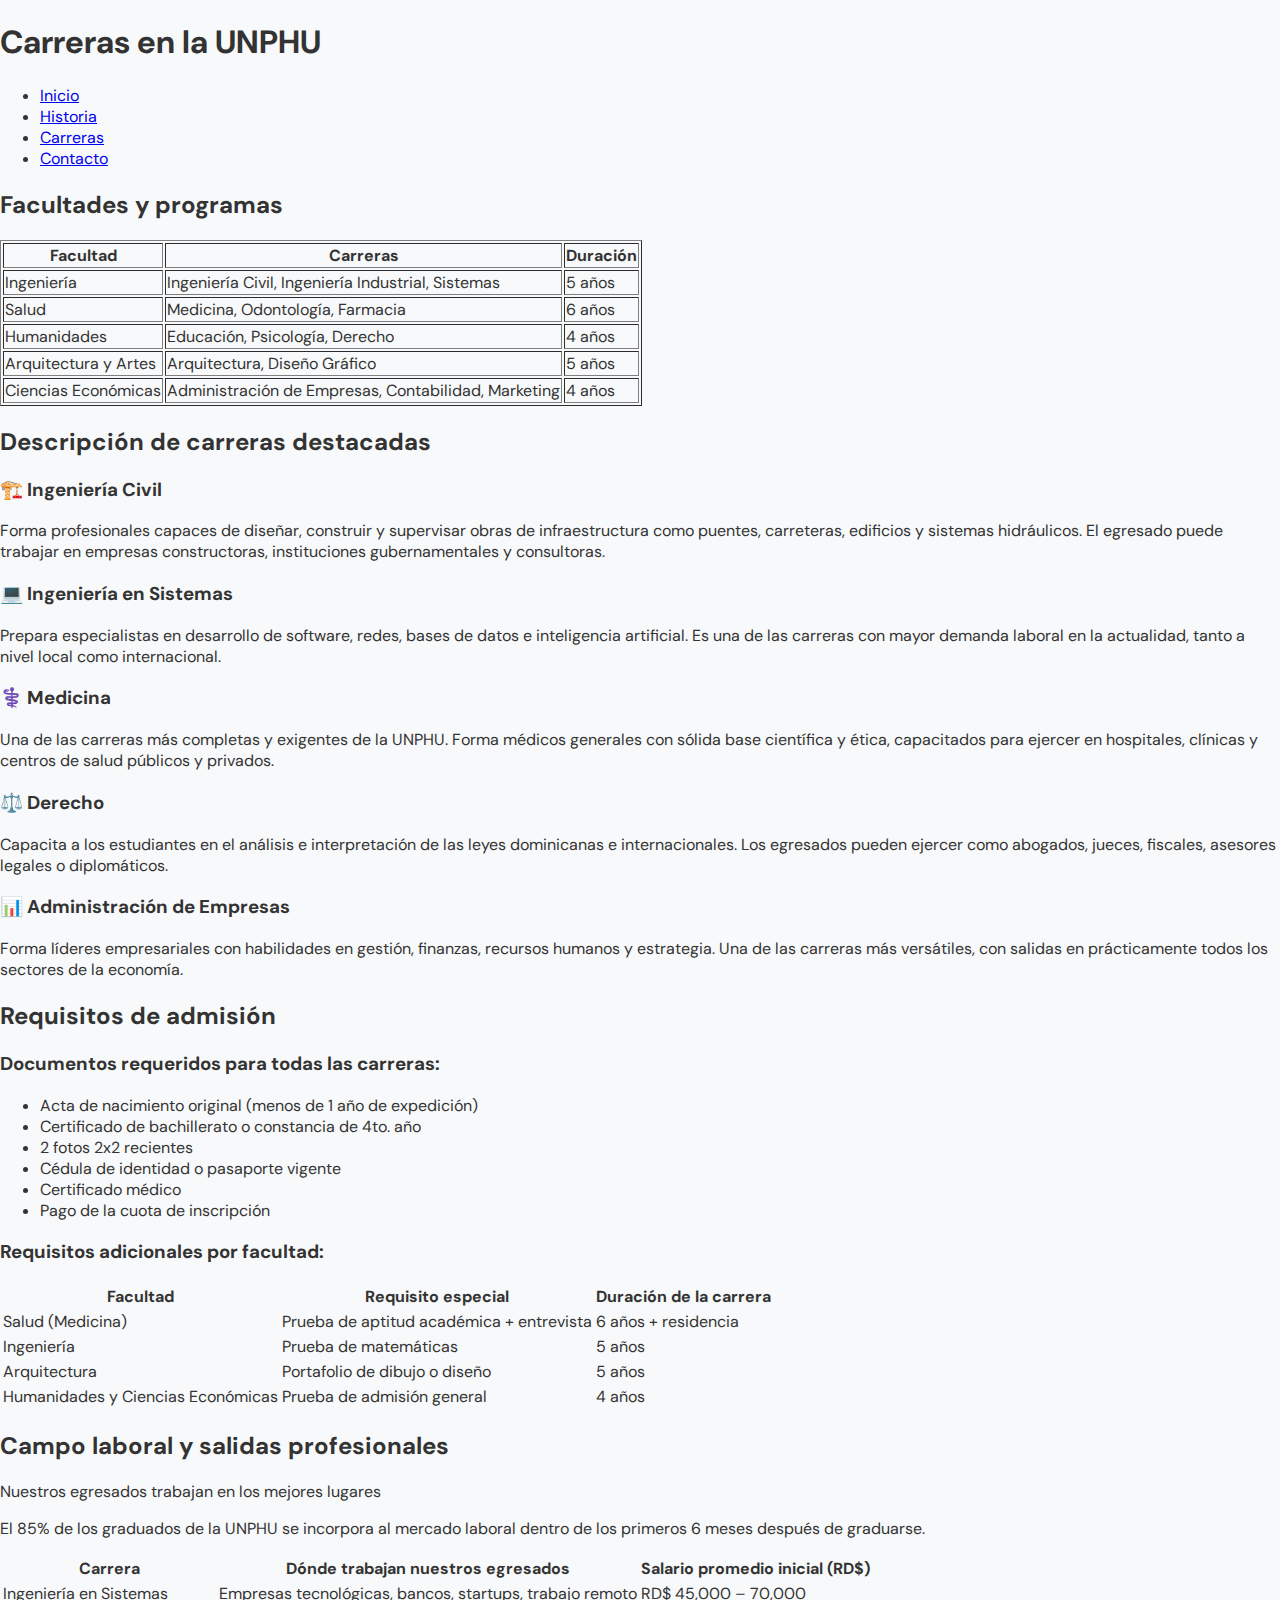
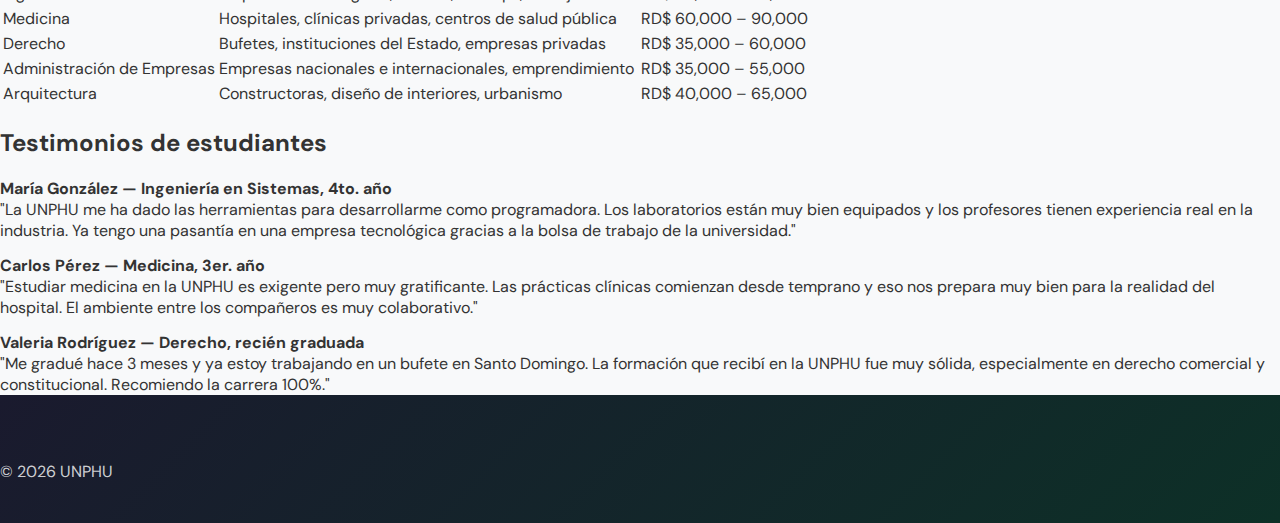
<file: carreras.html>
<!DOCTYPE html>
<html lang="es">
<head>
    <meta charset="UTF-8">
    <title>UNPHU - Carreras</title>
    <link rel="stylesheet" href="css/styles.css">
</head>
<body>
    <header>
        <h1>Carreras en la UNPHU</h1>
        <nav>
            <ul>
                <li><a href="index.html">Inicio</a></li>
                <li><a href="historia.html">Historia</a></li>
                <li><a href="carreras.html">Carreras</a></li>
                <li><a href="contacto.html">Contacto</a></li>
            </ul>
        </nav>
    </header>

    <!-- Tabla original -->
    <section>
        <h2>Facultades y programas</h2>
        <table border="1">
            <tr>
                <th>Facultad</th>
                <th>Carreras</th>
                <th>Duración</th>
            </tr>
            <tr>
                <td>Ingeniería</td>
                <td>Ingeniería Civil, Ingeniería Industrial, Sistemas</td>
                <td>5 años</td>
            </tr>
            <tr>
                <td>Salud</td>
                <td>Medicina, Odontología, Farmacia</td>
                <td>6 años</td>
            </tr>
            <tr>
                <td>Humanidades</td>
                <td>Educación, Psicología, Derecho</td>
                <td>4 años</td>
            </tr>
            <tr>
                <td>Arquitectura y Artes</td>
                <td>Arquitectura, Diseño Gráfico</td>
                <td>5 años</td>
            </tr>
            <tr>
                <td>Ciencias Económicas</td>
                <td>Administración de Empresas, Contabilidad, Marketing</td>
                <td>4 años</td>
            </tr>
        </table>
    </section>

    <!-- Descripción de carreras -->
    <section>
        <h2>Descripción de carreras destacadas</h2>

        <div class="padding-box" style="margin-bottom: 16px;">
            <h3>🏗️ Ingeniería Civil</h3>
            <p>Forma profesionales capaces de diseñar, construir y supervisar obras de infraestructura como puentes, carreteras, edificios y sistemas hidráulicos. El egresado puede trabajar en empresas constructoras, instituciones gubernamentales y consultoras.</p>
        </div>

        <div class="padding-box" style="margin-bottom: 16px;">
            <h3>💻 Ingeniería en Sistemas</h3>
            <p>Prepara especialistas en desarrollo de software, redes, bases de datos e inteligencia artificial. Es una de las carreras con mayor demanda laboral en la actualidad, tanto a nivel local como internacional.</p>
        </div>

        <div class="padding-box" style="margin-bottom: 16px;">
            <h3>⚕️ Medicina</h3>
            <p>Una de las carreras más completas y exigentes de la UNPHU. Forma médicos generales con sólida base científica y ética, capacitados para ejercer en hospitales, clínicas y centros de salud públicos y privados.</p>
        </div>

        <div class="padding-box" style="margin-bottom: 16px;">
            <h3>⚖️ Derecho</h3>
            <p>Capacita a los estudiantes en el análisis e interpretación de las leyes dominicanas e internacionales. Los egresados pueden ejercer como abogados, jueces, fiscales, asesores legales o diplomáticos.</p>
        </div>

        <div class="padding-box">
            <h3>📊 Administración de Empresas</h3>
            <p>Forma líderes empresariales con habilidades en gestión, finanzas, recursos humanos y estrategia. Una de las carreras más versátiles, con salidas en prácticamente todos los sectores de la economía.</p>
        </div>
    </section>

    <!-- Duración y requisitos -->
    <section>
        <h2>Requisitos de admisión</h2>
        <div class="margin-box">
            <h3>Documentos requeridos para todas las carreras:</h3>
            <ul>
                <li>Acta de nacimiento original (menos de 1 año de expedición)</li>
                <li>Certificado de bachillerato o constancia de 4to. año</li>
                <li>2 fotos 2x2 recientes</li>
                <li>Cédula de identidad o pasaporte vigente</li>
                <li>Certificado médico</li>
                <li>Pago de la cuota de inscripción</li>
            </ul>
        </div>
        <div class="margin-box">
            <h3>Requisitos adicionales por facultad:</h3>
            <table>
                <tr>
                    <th>Facultad</th>
                    <th>Requisito especial</th>
                    <th>Duración de la carrera</th>
                </tr>
                <tr>
                    <td>Salud (Medicina)</td>
                    <td>Prueba de aptitud académica + entrevista</td>
                    <td>6 años + residencia</td>
                </tr>
                <tr>
                    <td>Ingeniería</td>
                    <td>Prueba de matemáticas</td>
                    <td>5 años</td>
                </tr>
                <tr>
                    <td>Arquitectura</td>
                    <td>Portafolio de dibujo o diseño</td>
                    <td>5 años</td>
                </tr>
                <tr>
                    <td>Humanidades y Ciencias Económicas</td>
                    <td>Prueba de admisión general</td>
                    <td>4 años</td>
                </tr>
            </table>
        </div>
    </section>

    <!-- Campo laboral -->
    <section>
        <h2>Campo laboral y salidas profesionales</h2>
        <div class="text-align-box" style="margin-bottom: 16px;">
            <p class="font-size-text">Nuestros egresados trabajan en los mejores lugares</p>
            <p class="color-text">El 85% de los graduados de la UNPHU se incorpora al mercado laboral dentro de los primeros 6 meses después de graduarse.</p>
        </div>

        <table>
            <tr>
                <th>Carrera</th>
                <th>Dónde trabajan nuestros egresados</th>
                <th>Salario promedio inicial (RD$)</th>
            </tr>
            <tr>
                <td>Ingeniería en Sistemas</td>
                <td>Empresas tecnológicas, bancos, startups, trabajo remoto</td>
                <td>RD$ 45,000 – 70,000</td>
            </tr>
            <tr>
                <td>Medicina</td>
                <td>Hospitales, clínicas privadas, centros de salud pública</td>
                <td>RD$ 60,000 – 90,000</td>
            </tr>
            <tr>
                <td>Derecho</td>
                <td>Bufetes, instituciones del Estado, empresas privadas</td>
                <td>RD$ 35,000 – 60,000</td>
            </tr>
            <tr>
                <td>Administración de Empresas</td>
                <td>Empresas nacionales e internacionales, emprendimiento</td>
                <td>RD$ 35,000 – 55,000</td>
            </tr>
            <tr>
                <td>Arquitectura</td>
                <td>Constructoras, diseño de interiores, urbanismo</td>
                <td>RD$ 40,000 – 65,000</td>
            </tr>
        </table>
    </section>

    <!-- Testimonios -->
    <section>
        <h2>Testimonios de estudiantes</h2>

        <div class="bg-text" style="margin-bottom: 14px;">
            <strong>María González — Ingeniería en Sistemas, 4to. año</strong><br>
            "La UNPHU me ha dado las herramientas para desarrollarme como programadora. Los laboratorios están muy bien equipados y los profesores tienen experiencia real en la industria. Ya tengo una pasantía en una empresa tecnológica gracias a la bolsa de trabajo de la universidad."
        </div>

        <div class="bg-text" style="margin-bottom: 14px;">
            <strong>Carlos Pérez — Medicina, 3er. año</strong><br>
            "Estudiar medicina en la UNPHU es exigente pero muy gratificante. Las prácticas clínicas comienzan desde temprano y eso nos prepara muy bien para la realidad del hospital. El ambiente entre los compañeros es muy colaborativo."
        </div>

        <div class="bg-text">
            <strong>Valeria Rodríguez — Derecho, recién graduada</strong><br>
            "Me gradué hace 3 meses y ya estoy trabajando en un bufete en Santo Domingo. La formación que recibí en la UNPHU fue muy sólida, especialmente en derecho comercial y constitucional. Recomiendo la carrera 100%."
        </div>
    </section>

    <footer>
        <p>&copy; 2026 UNPHU</p>
    </footer>
</body>
</html>
</file>
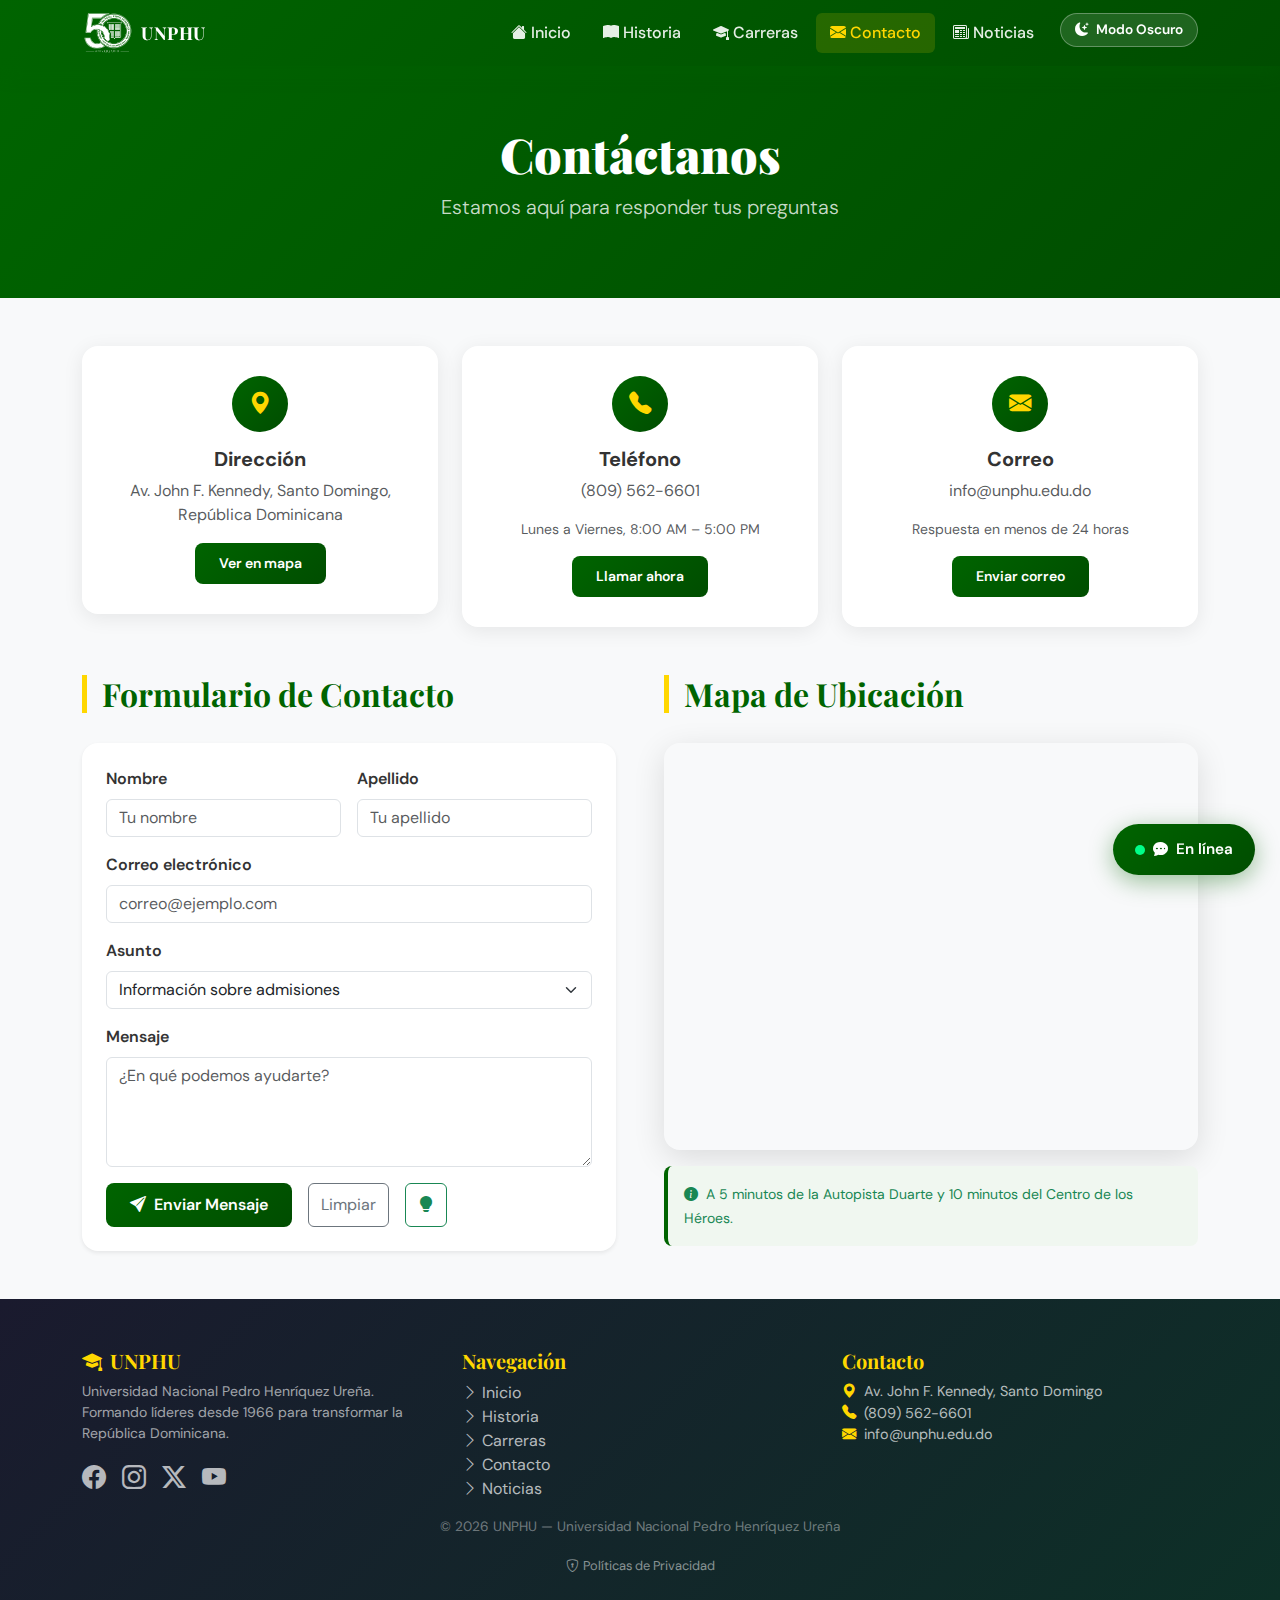
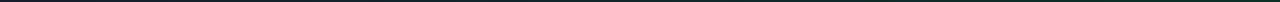
<file: contacto.html>
<!DOCTYPE html>
<html lang="es">
<head>
    <meta charset="UTF-8">
    <meta name="viewport" content="width=device-width, initial-scale=1.0">
    <meta name="description" content="Universidad Nacional Pedro Henríquez Ureña - Institución académica de excelencia en la República Dominicana.">
    <meta name="keywords" content="UNPHU, universidad, educación superior, República Dominicana, carreras universitarias">
    <meta name="author" content="UNPHU">
    <meta name="robots" content="index, follow">
    <title>UNPHU - Contacto</title>
    <link rel="icon" type="image/png" href="img/logo.png">
    <link href="https://cdn.jsdelivr.net/npm/bootstrap@5.3.2/dist/css/bootstrap.min.css" rel="stylesheet">
    <link rel="stylesheet" href="https://cdn.jsdelivr.net/npm/bootstrap-icons@1.11.3/font/bootstrap-icons.min.css">
    <link href="https://fonts.googleapis.com/css2?family=Playfair+Display:wght@700;900&family=DM+Sans:wght@300;400;500;600&display=swap" rel="stylesheet">
    <link rel="stylesheet" href="css/styles.css">
    <link rel="stylesheet" href="css/dark-mode.css">
</head>
<body>

<nav class="navbar navbar-expand-lg navbar-unphu sticky-top">
    <div class="container">
        <a class="navbar-brand d-flex align-items-center gap-2" href="index.html">
            <img src="img/logonav.png" alt="UNPHU" height="40" style="filter: brightness(0) invert(1);">
            <span class="navbar-brand-text d-none d-md-block">UNPHU</span>
        </a>
        <button class="navbar-toggler" type="button" data-bs-toggle="collapse" data-bs-target="#navbarMain">
            <span class="navbar-toggler-icon"></span>
        </button>
        <div class="collapse navbar-collapse" id="navbarMain">
            <ul class="navbar-nav ms-auto gap-1">
                <li class="nav-item"><a class="nav-link" href="index.html"><i class="bi bi-house-fill me-1"></i>Inicio</a></li>
                <li class="nav-item"><a class="nav-link" href="historia.html"><i class="bi bi-book-fill me-1"></i>Historia</a></li>
                <li class="nav-item"><a class="nav-link" href="carreras.html"><i class="bi bi-mortarboard-fill me-1"></i>Carreras</a></li>
                <li class="nav-item"><a class="nav-link active" href="contacto.html"><i class="bi bi-envelope-fill me-1"></i>Contacto</a></li>
                <li class="nav-item"><a class="nav-link" href="noticias.html"><i class="bi bi-newspaper me-1"></i>Noticias</a></li>
                <li class="nav-item ms-2">
  <button id="darkModeToggle">
    <i class="bi bi-moon-stars-fill me-1"></i> Modo Oscuro
  </button>
</li>
            </ul>
        </div>
    </div>
</nav>

<!-- Hero -->
<div style="background: linear-gradient(135deg, #006400, #004d00); color:white; padding:60px 0;">
    <div class="container text-center">
        <h1 style="font-family:'Playfair Display',serif; font-size:3rem; font-weight:900;">Contáctanos</h1>
        <p class="lead mt-2" style="color:rgba(255,255,255,0.8);">Estamos aquí para responder tus preguntas</p>
    </div>
</div>

<div class="container py-5">

    <!-- Alert dismissible -->
    <div class="alert alert-success alert-dismissible fade show d-none" id="successAlert" role="alert">
        <i class="bi bi-check-circle-fill me-2"></i>
        <strong>¡Mensaje enviado!</strong> Nos pondremos en contacto contigo pronto.
        <button type="button" class="btn-close" data-bs-dismiss="alert"></button>
    </div>

    <!-- Contact Cards HOVER -->
    <div class="row g-4 mb-5">
        <div class="col-md-4">
            <div class="contact-card text-center">
                <div class="contact-icon mx-auto"><i class="bi bi-geo-alt-fill"></i></div>
                <h5 class="fw-bold">Dirección</h5>
                <p class="text-muted">Av. John F. Kennedy, Santo Domingo, República Dominicana</p>
                <a href="https://maps.google.com" target="_blank" class="btn btn-unphu btn-sm">Ver en mapa</a>
            </div>
        </div>
        <div class="col-md-4">
            <div class="contact-card text-center">
                <div class="contact-icon mx-auto"><i class="bi bi-telephone-fill"></i></div>
                <h5 class="fw-bold">Teléfono</h5>
                <p class="text-muted">(809) 562-6601</p>
                <p class="text-muted small">Lunes a Viernes, 8:00 AM – 5:00 PM</p>
                <a href="tel:8095626601" class="btn btn-unphu btn-sm">Llamar ahora</a>
            </div>
        </div>
        <div class="col-md-4">
            <div class="contact-card text-center">
                <div class="contact-icon mx-auto"><i class="bi bi-envelope-fill"></i></div>
                <h5 class="fw-bold">Correo</h5>
                <p class="text-muted">info@unphu.edu.do</p>
                <p class="text-muted small">Respuesta en menos de 24 horas</p>
                <a href="mailto:info@unphu.edu.do" class="btn btn-unphu btn-sm">Enviar correo</a>
            </div>
        </div>
    </div>

    <!-- Form + Map -->
    <div class="row g-5">
        <div class="col-lg-6">
            <h2 class="section-title">Formulario de Contacto</h2>
            <div class="bg-white p-4 rounded-4 shadow-sm">
                <div class="row g-3">
                    <div class="col-md-6">
                        <label class="form-label fw-semibold">Nombre</label>
                        <input type="text" class="form-control" id="nombre" placeholder="Tu nombre">
                    </div>
                    <div class="col-md-6">
                        <label class="form-label fw-semibold">Apellido</label>
                        <input type="text" class="form-control" placeholder="Tu apellido">
                    </div>
                    <div class="col-12">
                        <label class="form-label fw-semibold">Correo electrónico</label>
                        <input type="email" class="form-control" placeholder="correo@ejemplo.com">
                    </div>
                    <div class="col-12">
                        <label class="form-label fw-semibold">Asunto</label>
                        <select class="form-select">
                            <option>Información sobre admisiones</option>
                            <option>Consulta sobre carreras</option>
                            <option>Becas y financiamiento</option>
                            <option>Servicios universitarios</option>
                            <option>Otro</option>
                        </select>
                    </div>
                    <div class="col-12">
                        <label class="form-label fw-semibold">Mensaje</label>
                        <textarea class="form-control" rows="4" placeholder="¿En qué podemos ayudarte?"></textarea>
                    </div>
                    <div class="col-12">
                        <div class="d-flex gap-3 flex-wrap">
                            <button class="btn btn-unphu" onclick="document.getElementById('successAlert').classList.remove('d-none'); window.scrollTo(0,0);">
                                <i class="bi bi-send-fill me-2"></i>Enviar Mensaje
                            </button>
                            <button class="btn btn-outline-secondary">Limpiar</button>
                            <button class="btn btn-outline-success"
                                data-bs-toggle="popover"
                                data-bs-title="💡 Consejo"
                                data-bs-content="Para una respuesta más rápida, puedes llamarnos directamente al (809) 562-6601 durante horario laboral."
                                data-bs-trigger="click">
                                <i class="bi bi-lightbulb-fill"></i>
                            </button>
                        </div>
                    </div>
                </div>
            </div>
        </div>
        <div class="col-lg-6">
            <h2 class="section-title">Mapa de Ubicación</h2>
            <div class="iframe-container">
                <iframe 
                    src="https://www.google.com/maps/embed?pb=!1m18!1m12!1m3!1d3783.9488221029264!2d-69.95109997394218!3d18.485977232600938!2m3!1f0!2f0!3f0!3m2!1i1024!2i768!4f13.1!3m3!1m2!1s0x8eaf89f362e578d3%3A0x19d59fe09af95898!2sUniversidad%20Nacional%20Pedro%20Henr%C3%ADquez%20Ure%C3%B1a%20(UNPHU)!5e0!3m2!1ses!2sdo!4v1771796451944!5m2!1ses!2sdo" 
                    width="100%" height="400" 
                    style="border:0;" allowfullscreen="" loading="lazy">
                </iframe>
            </div>
            <div class="mt-3 p-3 rounded-3" style="background:#f0f7f0; border-left:4px solid #006400;">
                <small class="text-success"><i class="bi bi-info-circle-fill me-1"></i> A 5 minutos de la Autopista Duarte y 10 minutos del Centro de los Héroes.</small>
            </div>
        </div>
    </div>
</div>

<footer>
    <div class="container">
        <div class="row g-4">
            <div class="col-md-4">
    <h5><i class="bi bi-mortarboard-fill me-2"></i>UNPHU</h5>
    <p class="small mt-2" style="color: rgba(255,255,255,0.6);">Universidad Nacional Pedro Henríquez Ureña. Formando líderes desde 1966 para transformar la República Dominicana.</p>
    <!-- redes sociales -->
    <div class="d-flex gap-3 mt-3">
        <a href="https://www.facebook.com/unphu" target="_blank" title="Facebook">
            <i class="bi bi-facebook" style="font-size:1.5rem; color:rgba(255,255,255,0.7);"></i>
        </a>
        <a href="https://www.instagram.com/unphu" target="_blank" title="Instagram">
            <i class="bi bi-instagram" style="font-size:1.5rem; color:rgba(255,255,255,0.7);"></i>
        </a>
        <a href="https://www.twitter.com/unphu" target="_blank" title="Twitter/X">
            <i class="bi bi-twitter-x" style="font-size:1.5rem; color:rgba(255,255,255,0.7);"></i>
        </a>
        <a href="https://www.youtube.com/@unphu" target="_blank" title="YouTube">
            <i class="bi bi-youtube" style="font-size:1.5rem; color:rgba(255,255,255,0.7);"></i>
        </a>
    </div>
</div>
            <div class="col-md-4">
                <h5>Navegación</h5>
                <ul class="list-unstyled mt-2" style="color: rgba(255,255,255,0.7);">
                    <li><a href="index.html"><i class="bi bi-chevron-right me-1"></i>Inicio</a></li>
                    <li><a href="historia.html"><i class="bi bi-chevron-right me-1"></i>Historia</a></li>
                    <li><a href="carreras.html"><i class="bi bi-chevron-right me-1"></i>Carreras</a></li>
                    <li><a href="contacto.html"><i class="bi bi-chevron-right me-1"></i>Contacto</a></li>
                    <li><a href="noticias.html"><i class="bi bi-chevron-right me-1"></i>Noticias</a></li>
                </ul>
            </div>
            <div class="col-md-4">
                <h5>Contacto</h5>
                <ul class="list-unstyled mt-2" style="color: rgba(255,255,255,0.7); font-size: 0.9rem;">
                    <li><i class="bi bi-geo-alt-fill me-2" style="color: var(--unphu-gold);"></i>Av. John F. Kennedy, Santo Domingo</li>
                    <li><i class="bi bi-telephone-fill me-2" style="color: var(--unphu-gold);"></i>(809) 562-6601</li>
                    <li><i class="bi bi-envelope-fill me-2" style="color: var(--unphu-gold);"></i>info@unphu.edu.do</li>
                </ul>
            </div>
        </div>
        <div class="container text-center">
        <p style="color:rgba(255,255,255,0.4); font-size:0.85rem;">
            &copy; 2026 UNPHU — Universidad Nacional Pedro Henríquez Ureña
        </p>
        <!-- enlace que abre el modal -->
        <a href="#" data-bs-toggle="modal" data-bs-target="#privacidadModal" 
           style="color:rgba(255,255,255,0.5); font-size:0.8rem;">
            <i class="bi bi-shield-lock me-1"></i>Políticas de Privacidad
        </a>
    </div>
    </div>
</footer>

<a href="contacto.html" class="fixed-chat-btn">
    <div class="btn-pulse"></div>
    <i class="bi bi-chat-dots-fill"></i>
    <span>En línea</span>
</a>

<!-- modal politicas de privacidad -->
<div class="modal fade" id="privacidadModal" tabindex="-1">
    <div class="modal-dialog modal-lg modal-dialog-centered modal-dialog-scrollable">
        <div class="modal-content border-0 shadow-lg" style="border-radius:20px; overflow:hidden;">
            <div class="modal-header" style="background: linear-gradient(135deg, #006400, #004d00); border:none;">
                <h5 class="modal-title text-white fw-bold">
                    <i class="bi bi-shield-lock-fill me-2"></i>Políticas de Privacidad
                </h5>
                <button type="button" class="btn-close btn-close-white" data-bs-dismiss="modal"></button>
            </div>
            <div class="modal-body p-4">
                <p class="text-muted small">Última actualización: enero 2026</p>
                <p>En la <strong>Universidad Nacional Pedro Henríquez Ureña (UNPHU)</strong> nos comprometemos a proteger la privacidad de nuestros usuarios. Esta política explica cómo recopilamos, usamos y protegemos tu información personal.</p>

                <h6 class="fw-bold text-success mt-4"><i class="bi bi-1-circle-fill me-2"></i>Información que recopilamos</h6>
                <ol>
                    <li>Nombre completo y apellidos</li>
                    <li>Correo electrónico y número de teléfono</li>
                    <li>Información académica previa</li>
                    <li>Datos de navegación en nuestro sitio web</li>
                    <li>Información enviada a través de formularios de contacto</li>
                </ol>

                <h6 class="fw-bold text-success mt-4"><i class="bi bi-shield-check me-2"></i>Cómo usamos tu información</h6>
                <ul>
                    <li>Para procesar solicitudes de admisión</li>
                    <li>Para enviarte información sobre carreras y eventos</li>
                    <li>Para mejorar nuestros servicios universitarios</li>
                    <li>Para contactarte en respuesta a tus consultas</li>
                    <li>Para cumplir con requisitos legales y académicos</li>
                </ul>

                <h6 class="fw-bold text-success mt-4"><i class="bi bi-lock-fill me-2"></i>Protección de datos</h6>
                <p>Tu información es almacenada de forma segura y no será compartida con terceros sin tu consentimiento, salvo que la ley lo requiera.</p>

                <h6 class="fw-bold text-success mt-4"><i class="bi bi-envelope-fill me-2"></i>Contacto</h6>
                <p class="mb-0">Si tienes preguntas puedes escribirnos a <a href="mailto:info@unphu.edu.do" class="text-success">info@unphu.edu.do</a> o llamarnos al (809) 562-6601.</p>
            </div>
            <div class="modal-footer border-0">
                <button class="btn btn-outline-secondary" data-bs-dismiss="modal">Cerrar</button>
                <button class="btn btn-unphu" data-bs-dismiss="modal">
                    <i class="bi bi-check-circle-fill me-2"></i>Entendido
                </button>
            </div>
        </div>
    </div>
</div>

<script src="https://cdn.jsdelivr.net/npm/bootstrap@5.3.2/dist/js/bootstrap.bundle.min.js"></script>
<script src="js/main.js"></script>
</body>
</html>
</file>
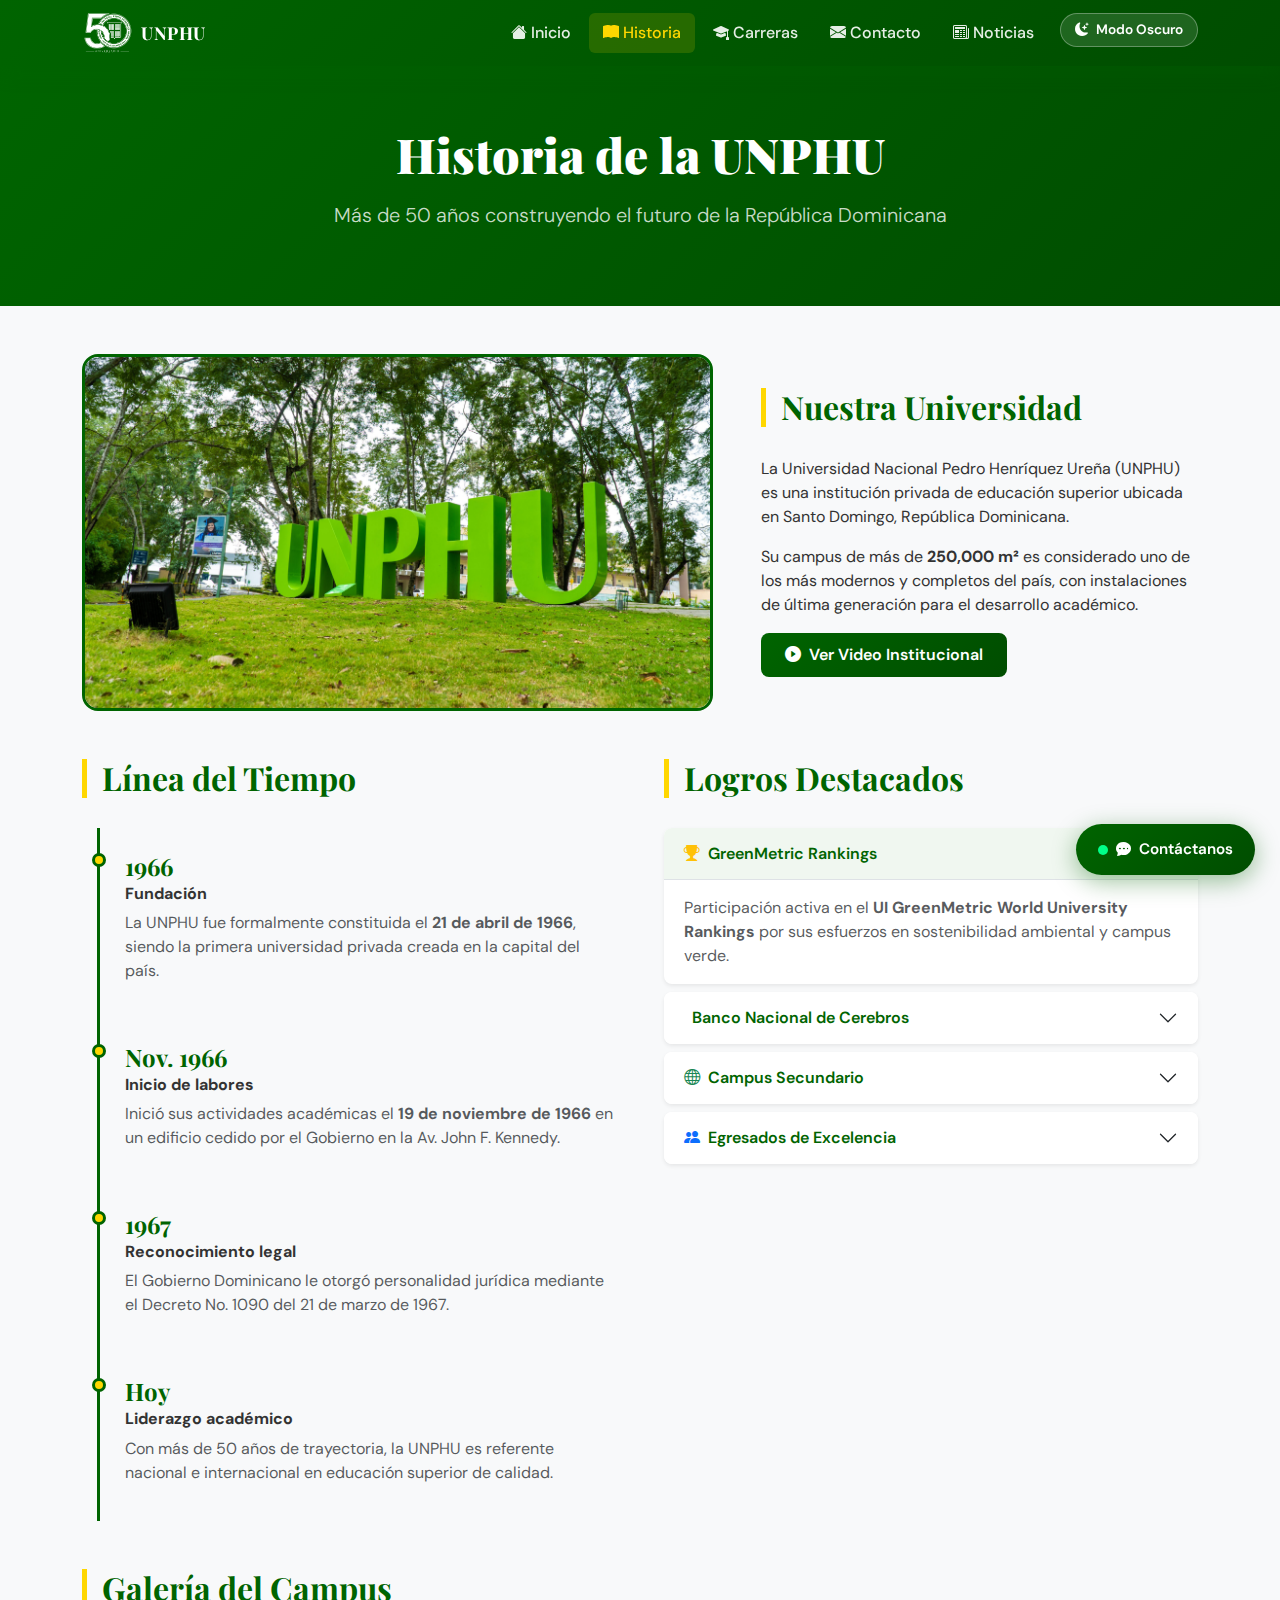
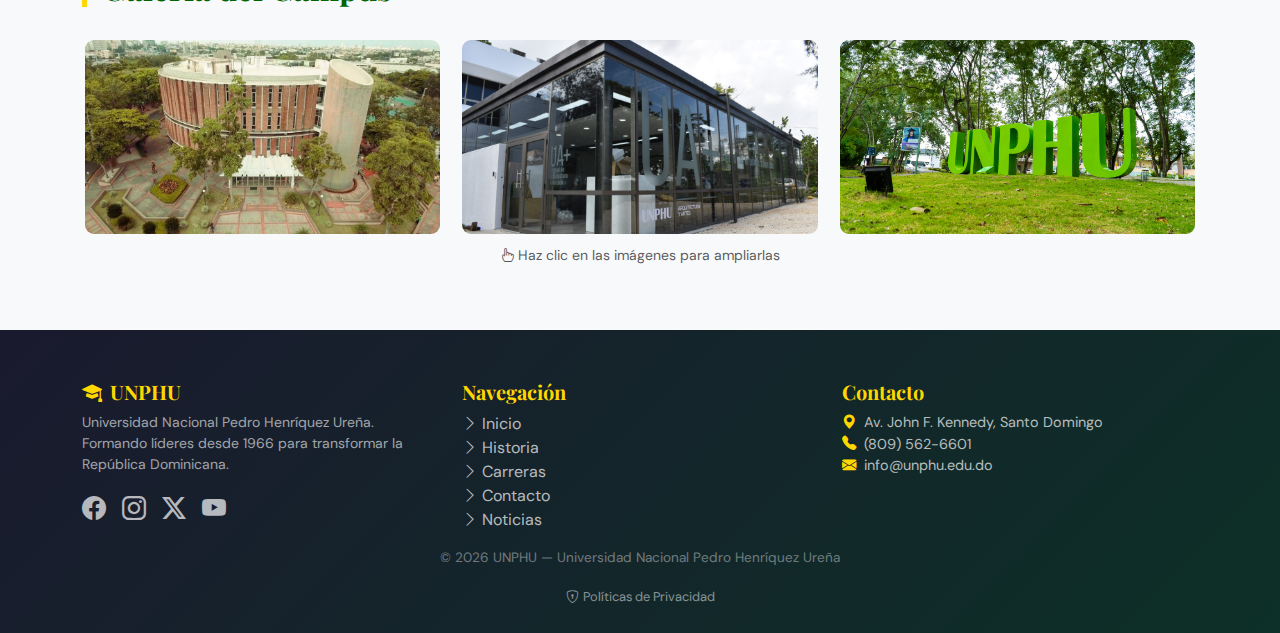
<file: historia.html>
<!DOCTYPE html>
<html lang="es">
<head>
    <meta charset="UTF-8">
    <meta name="viewport" content="width=device-width, initial-scale=1.0">
    <meta name="description" content="Universidad Nacional Pedro Henríquez Ureña - Institución académica de excelencia en la República Dominicana.">
    <meta name="keywords" content="UNPHU, universidad, educación superior, República Dominicana, carreras universitarias">
    <meta name="author" content="UNPHU">
    <meta name="robots" content="index, follow">
    <title>UNPHU - Historia</title>
    <link rel="icon" type="image/png" href="img/logo.png">
    <link href="https://cdn.jsdelivr.net/npm/bootstrap@5.3.2/dist/css/bootstrap.min.css" rel="stylesheet">
    <link rel="stylesheet" href="https://cdn.jsdelivr.net/npm/bootstrap-icons@1.11.3/font/bootstrap-icons.min.css">
    <link href="https://fonts.googleapis.com/css2?family=Playfair+Display:wght@700;900&family=DM+Sans:wght@300;400;500;600&display=swap" rel="stylesheet">
    <link rel="stylesheet" href="css/styles.css">
    <link rel="stylesheet" href="css/dark-mode.css">
</head>
<body style="background:#f8f9fa;">

<nav class="navbar navbar-expand-lg navbar-unphu sticky-top">
    <div class="container">
        <a class="navbar-brand d-flex align-items-center gap-2" href="index.html">
            <img src="img/logonav.png" alt="UNPHU" height="40" style="filter: brightness(0) invert(1);">
            <span class="navbar-brand-text d-none d-md-block">UNPHU</span>
        </a>
        <button class="navbar-toggler" type="button" data-bs-toggle="collapse" data-bs-target="#navbarMain">
            <span class="navbar-toggler-icon"></span>
        </button>
        <div class="collapse navbar-collapse" id="navbarMain">
            <ul class="navbar-nav ms-auto gap-1">
                <li class="nav-item"><a class="nav-link" href="index.html"><i class="bi bi-house-fill me-1"></i>Inicio</a></li>
                <li class="nav-item"><a class="nav-link active" href="historia.html"><i class="bi bi-book-fill me-1"></i>Historia</a></li>
                <li class="nav-item"><a class="nav-link" href="carreras.html"><i class="bi bi-mortarboard-fill me-1"></i>Carreras</a></li>
                <li class="nav-item"><a class="nav-link" href="contacto.html"><i class="bi bi-envelope-fill me-1"></i>Contacto</a></li>
                <li class="nav-item"><a class="nav-link" href="noticias.html"><i class="bi bi-newspaper me-1"></i>Noticias</a></li>
                <li class="nav-item ms-2">
  <button id="darkModeToggle">
    <i class="bi bi-moon-stars-fill me-1"></i> Modo Oscuro
  </button>
</li>
            </ul>
        </div>
    </div>
</nav>

<!-- Hero -->
<div style="background: linear-gradient(135deg, #006400, #004d00); color: white; padding: 60px 0;">
    <div class="container text-center">
        <h1 style="font-family: 'Playfair Display', serif; font-size: 3rem; font-weight: 900;">Historia de la UNPHU</h1>
        <p class="lead mt-3" style="color: rgba(255,255,255,0.8);">Más de 50 años construyendo el futuro de la República Dominicana</p>
    </div>
</div>

<div class="container py-5">
    <!-- Hero img responsive -->
    <div class="row g-5 mb-5 align-items-center">
        <div class="col-lg-7">
            <img src="img/unphu.jpg" alt="Campus UNPHU" class="hero-img-hist img-fluid">
        </div>
        <div class="col-lg-5">
            <h2 class="section-title">Nuestra Universidad</h2>
            <p>La Universidad Nacional Pedro Henríquez Ureña (UNPHU) es una institución privada de educación superior ubicada en Santo Domingo, República Dominicana.</p>
            <p>Su campus de más de <strong>250,000 m²</strong> es considerado uno de los más modernos y completos del país, con instalaciones de última generación para el desarrollo académico.</p>
            <button class="btn btn-unphu" data-bs-toggle="modal" data-bs-target="#videoModal">
                <i class="bi bi-play-circle-fill me-2"></i>Ver Video Institucional
            </button>
        </div>
    </div>

    <!-- Timeline -->
    <div class="row g-5 mb-5">
        <div class="col-lg-6">
            <h2 class="section-title">Línea del Tiempo</h2>
            <div class="timeline-item">
                <div class="timeline-year">1966</div>
                <h6 class="fw-bold">Fundación</h6>
                <p class="text-muted">La UNPHU fue formalmente constituida el <strong>21 de abril de 1966</strong>, siendo la primera universidad privada creada en la capital del país.</p>
            </div>
            <div class="timeline-item">
                <div class="timeline-year">Nov. 1966</div>
                <h6 class="fw-bold">Inicio de labores</h6>
                <p class="text-muted">Inició sus actividades académicas el <strong>19 de noviembre de 1966</strong> en un edificio cedido por el Gobierno en la Av. John F. Kennedy.</p>
            </div>
            <div class="timeline-item">
                <div class="timeline-year">1967</div>
                <h6 class="fw-bold">Reconocimiento legal</h6>
                <p class="text-muted">El Gobierno Dominicano le otorgó personalidad jurídica mediante el Decreto No. 1090 del 21 de marzo de 1967.</p>
            </div>
            <div class="timeline-item">
                <div class="timeline-year">Hoy</div>
                <h6 class="fw-bold">Liderazgo académico</h6>
                <p class="text-muted">Con más de 50 años de trayectoria, la UNPHU es referente nacional e internacional en educación superior de calidad.</p>
            </div>
        </div>
        <div class="col-lg-6">
            <h2 class="section-title">Logros Destacados</h2>
            <div class="accordion" id="logrosAccordion">
                <div class="accordion-item border-0 mb-2 shadow-sm rounded-3 overflow-hidden">
                    <h2 class="accordion-header">
                        <button class="accordion-button" style="background:#f0f7f0; color:#006400; font-weight:600;" type="button" data-bs-toggle="collapse" data-bs-target="#logro1">
                            <i class="bi bi-trophy-fill me-2 text-warning"></i> GreenMetric Rankings
                        </button>
                    </h2>
                    <div id="logro1" class="accordion-collapse collapse show" data-bs-parent="#logrosAccordion">
                        <div class="accordion-body text-muted">Participación activa en el <strong>UI GreenMetric World University Rankings</strong> por sus esfuerzos en sostenibilidad ambiental y campus verde.</div>
                    </div>
                </div>
                <div class="accordion-item border-0 mb-2 shadow-sm rounded-3 overflow-hidden">
                    <h2 class="accordion-header">
                        <button class="accordion-button collapsed" style="color:#006400; font-weight:600;" type="button" data-bs-toggle="collapse" data-bs-target="#logro2">
                            <i class="bi bi-brain me-2 text-info"></i> Banco Nacional de Cerebros
                        </button>
                    </h2>
                    <div id="logro2" class="accordion-collapse collapse" data-bs-parent="#logrosAccordion">
                        <div class="accordion-body text-muted">Primer <strong>Banco Nacional de Cerebros (BNC-UNPHU)</strong> en el país y el Caribe, impulsando la investigación científica avanzada.</div>
                    </div>
                </div>
                <div class="accordion-item border-0 mb-2 shadow-sm rounded-3 overflow-hidden">
                    <h2 class="accordion-header">
                        <button class="accordion-button collapsed" style="color:#006400; font-weight:600;" type="button" data-bs-toggle="collapse" data-bs-target="#logro3">
                            <i class="bi bi-globe me-2 text-success"></i> Campus Secundario
                        </button>
                    </h2>
                    <div id="logro3" class="accordion-collapse collapse" data-bs-parent="#logrosAccordion">
                        <div class="accordion-body text-muted">Campus secundario en La Vega y Granja Experimental Agropecuaria de más de <strong>7,500,000 m²</strong> para investigación agrícola.</div>
                    </div>
                </div>
                <div class="accordion-item border-0 shadow-sm rounded-3 overflow-hidden">
                    <h2 class="accordion-header">
                        <button class="accordion-button collapsed" style="color:#006400; font-weight:600;" type="button" data-bs-toggle="collapse" data-bs-target="#logro4">
                            <i class="bi bi-people-fill me-2 text-primary"></i> Egresados de Excelencia
                        </button>
                    </h2>
                    <div id="logro4" class="accordion-collapse collapse" data-bs-parent="#logrosAccordion">
                        <div class="accordion-body text-muted">Más de 50 años formando profesionales de excelencia con reconocimiento nacional e internacional en diversas áreas académicas.</div>
                    </div>
                </div>
            </div>
        </div>
    </div>

    <!-- Gallery -->
    <h2 class="section-title">Galería del Campus</h2>
    <div class="row g-3">
        <div class="col-md-4">
            <img src="img/campus.webp" alt="Campus UNPHU" class="galeria-img" data-bs-toggle="modal" data-bs-target="#imgModal1">
        </div>
        <div class="col-md-4">
            <img src="img/edficio.jpg" alt="Edificio UNPHU" class="galeria-img" data-bs-toggle="modal" data-bs-target="#imgModal2">
        </div>
        <div class="col-md-4">
            <img src="img/unphu.jpg" alt="Letrero UNPHU" class="galeria-img" data-bs-toggle="modal" data-bs-target="#imgModal3">
        </div>
    </div>
    <p class="text-muted small mt-2 text-center"><i class="bi bi-hand-index me-1"></i>Haz clic en las imágenes para ampliarlas</p>
</div>

<!-- Video Modal -->
<div class="modal fade" id="videoModal" tabindex="-1">
    <div class="modal-dialog modal-lg modal-dialog-centered">
        <div class="modal-content border-0" style="border-radius:16px; overflow:hidden;">
            <div class="modal-header" style="background: linear-gradient(135deg, #006400, #004d00); border:none;">
                <h5 class="modal-title text-white fw-bold"><i class="bi bi-play-circle-fill me-2"></i>Video Institucional UNPHU</h5>
                <button type="button" class="btn-close btn-close-white" data-bs-dismiss="modal"></button>
            </div>
            <div class="modal-body p-0">
                <iframe width="100%" height="400" src="https://www.youtube.com/embed/yfoY53QXEnI" frameborder="0" allowfullscreen></iframe>
            </div>
        </div>
    </div>
</div>

<!-- Image Modals -->
<div class="modal fade" id="imgModal1" tabindex="-1">
    <div class="modal-dialog modal-lg modal-dialog-centered">
        <div class="modal-content border-0 bg-dark">
            <div class="modal-header border-0"><button type="button" class="btn-close btn-close-white" data-bs-dismiss="modal"></button></div>
            <div class="modal-body p-0"><img src="img/campus.webp" class="img-fluid w-100" alt="Campus" style="border-radius:0 0 12px 12px;"></div>
        </div>
    </div>
</div>
<div class="modal fade" id="imgModal2" tabindex="-1">
    <div class="modal-dialog modal-lg modal-dialog-centered">
        <div class="modal-content border-0 bg-dark">
            <div class="modal-header border-0"><button type="button" class="btn-close btn-close-white" data-bs-dismiss="modal"></button></div>
            <div class="modal-body p-0"><img src="img/edficio.jpg" class="img-fluid w-100" alt="Edificio" style="border-radius:0 0 12px 12px;"></div>
        </div>
    </div>
</div>
<div class="modal fade" id="imgModal3" tabindex="-1">
    <div class="modal-dialog modal-lg modal-dialog-centered">
        <div class="modal-content border-0 bg-dark">
            <div class="modal-header border-0"><button type="button" class="btn-close btn-close-white" data-bs-dismiss="modal"></button></div>
            <div class="modal-body p-0"><img src="img/unphu.jpg" class="img-fluid w-100" alt="UNPHU" style="border-radius:0 0 12px 12px;"></div>
        </div>
    </div>
</div>

<footer>
    <div class="container">
        <div class="row g-4">
            <div class="col-md-4">
    <h5><i class="bi bi-mortarboard-fill me-2"></i>UNPHU</h5>
    <p class="small mt-2" style="color: rgba(255,255,255,0.6);">Universidad Nacional Pedro Henríquez Ureña. Formando líderes desde 1966 para transformar la República Dominicana.</p>
    <!-- redes sociales -->
    <div class="d-flex gap-3 mt-3">
        <a href="https://www.facebook.com/unphu" target="_blank" title="Facebook">
            <i class="bi bi-facebook" style="font-size:1.5rem; color:rgba(255,255,255,0.7);"></i>
        </a>
        <a href="https://www.instagram.com/unphu" target="_blank" title="Instagram">
            <i class="bi bi-instagram" style="font-size:1.5rem; color:rgba(255,255,255,0.7);"></i>
        </a>
        <a href="https://www.twitter.com/unphu" target="_blank" title="Twitter/X">
            <i class="bi bi-twitter-x" style="font-size:1.5rem; color:rgba(255,255,255,0.7);"></i>
        </a>
        <a href="https://www.youtube.com/@unphu" target="_blank" title="YouTube">
            <i class="bi bi-youtube" style="font-size:1.5rem; color:rgba(255,255,255,0.7);"></i>
        </a>
    </div>
</div>
            <div class="col-md-4">
                <h5>Navegación</h5>
                <ul class="list-unstyled mt-2" style="color: rgba(255,255,255,0.7);">
                    <li><a href="index.html"><i class="bi bi-chevron-right me-1"></i>Inicio</a></li>
                    <li><a href="historia.html"><i class="bi bi-chevron-right me-1"></i>Historia</a></li>
                    <li><a href="carreras.html"><i class="bi bi-chevron-right me-1"></i>Carreras</a></li>
                    <li><a href="contacto.html"><i class="bi bi-chevron-right me-1"></i>Contacto</a></li>
                    <li><a href="noticias.html"><i class="bi bi-chevron-right me-1"></i>Noticias</a></li>
                </ul>
            </div>
            <div class="col-md-4">
                <h5>Contacto</h5>
                <ul class="list-unstyled mt-2" style="color: rgba(255,255,255,0.7); font-size: 0.9rem;">
                    <li><i class="bi bi-geo-alt-fill me-2" style="color: var(--unphu-gold);"></i>Av. John F. Kennedy, Santo Domingo</li>
                    <li><i class="bi bi-telephone-fill me-2" style="color: var(--unphu-gold);"></i>(809) 562-6601</li>
                    <li><i class="bi bi-envelope-fill me-2" style="color: var(--unphu-gold);"></i>info@unphu.edu.do</li>
                </ul>
            </div>
        </div>
        <div class="container text-center">
        <p style="color:rgba(255,255,255,0.4); font-size:0.85rem;">
            &copy; 2026 UNPHU — Universidad Nacional Pedro Henríquez Ureña
        </p>
        <!-- enlace que abre el modal -->
        <a href="#" data-bs-toggle="modal" data-bs-target="#privacidadModal" 
           style="color:rgba(255,255,255,0.5); font-size:0.8rem;">
            <i class="bi bi-shield-lock me-1"></i>Políticas de Privacidad
        </a>
    </div>
    </div>
</footer>

<a href="contacto.html" class="fixed-chat-btn">
    <div class="btn-pulse"></div>
    <i class="bi bi-chat-dots-fill"></i>
    <span>Contáctanos</span>
</a>

<!-- modal politicas de privacidad -->
<div class="modal fade" id="privacidadModal" tabindex="-1">
    <div class="modal-dialog modal-lg modal-dialog-centered modal-dialog-scrollable">
        <div class="modal-content border-0 shadow-lg" style="border-radius:20px; overflow:hidden;">
            <div class="modal-header" style="background: linear-gradient(135deg, #006400, #004d00); border:none;">
                <h5 class="modal-title text-white fw-bold">
                    <i class="bi bi-shield-lock-fill me-2"></i>Políticas de Privacidad
                </h5>
                <button type="button" class="btn-close btn-close-white" data-bs-dismiss="modal"></button>
            </div>
            <div class="modal-body p-4">
                <p class="text-muted small">Última actualización: enero 2026</p>
                <p>En la <strong>Universidad Nacional Pedro Henríquez Ureña (UNPHU)</strong> nos comprometemos a proteger la privacidad de nuestros usuarios. Esta política explica cómo recopilamos, usamos y protegemos tu información personal.</p>

                <h6 class="fw-bold text-success mt-4"><i class="bi bi-1-circle-fill me-2"></i>Información que recopilamos</h6>
                <ol>
                    <li>Nombre completo y apellidos</li>
                    <li>Correo electrónico y número de teléfono</li>
                    <li>Información académica previa</li>
                    <li>Datos de navegación en nuestro sitio web</li>
                    <li>Información enviada a través de formularios de contacto</li>
                </ol>

                <h6 class="fw-bold text-success mt-4"><i class="bi bi-shield-check me-2"></i>Cómo usamos tu información</h6>
                <ul>
                    <li>Para procesar solicitudes de admisión</li>
                    <li>Para enviarte información sobre carreras y eventos</li>
                    <li>Para mejorar nuestros servicios universitarios</li>
                    <li>Para contactarte en respuesta a tus consultas</li>
                    <li>Para cumplir con requisitos legales y académicos</li>
                </ul>

                <h6 class="fw-bold text-success mt-4"><i class="bi bi-lock-fill me-2"></i>Protección de datos</h6>
                <p>Tu información es almacenada de forma segura y no será compartida con terceros sin tu consentimiento, salvo que la ley lo requiera.</p>

                <h6 class="fw-bold text-success mt-4"><i class="bi bi-envelope-fill me-2"></i>Contacto</h6>
                <p class="mb-0">Si tienes preguntas puedes escribirnos a <a href="mailto:info@unphu.edu.do" class="text-success">info@unphu.edu.do</a> o llamarnos al (809) 562-6601.</p>
            </div>
            <div class="modal-footer border-0">
                <button class="btn btn-outline-secondary" data-bs-dismiss="modal">Cerrar</button>
                <button class="btn btn-unphu" data-bs-dismiss="modal">
                    <i class="bi bi-check-circle-fill me-2"></i>Entendido
                </button>
            </div>
        </div>
    </div>
</div>

<script src="https://cdn.jsdelivr.net/npm/bootstrap@5.3.2/dist/js/bootstrap.bundle.min.js"></script>
<script src="js/main.js"></script>
</body>
</html>
</file>
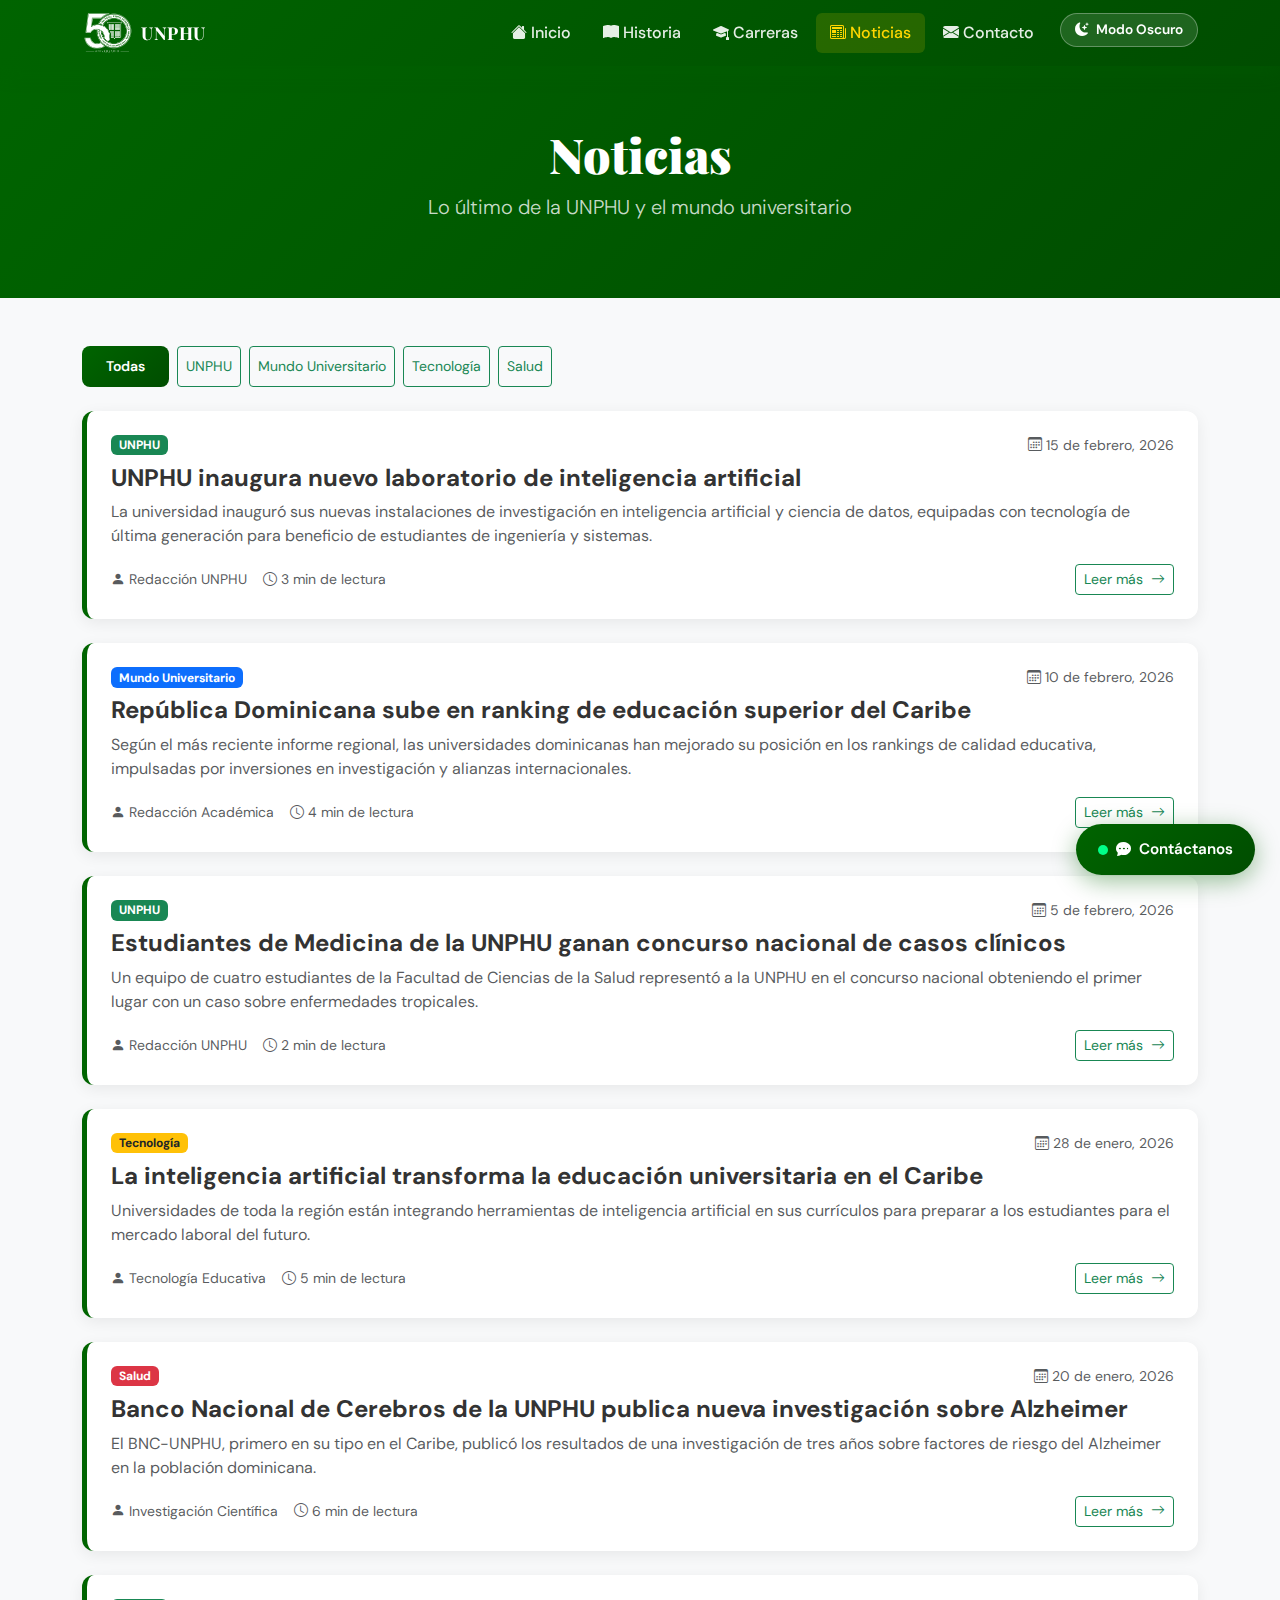
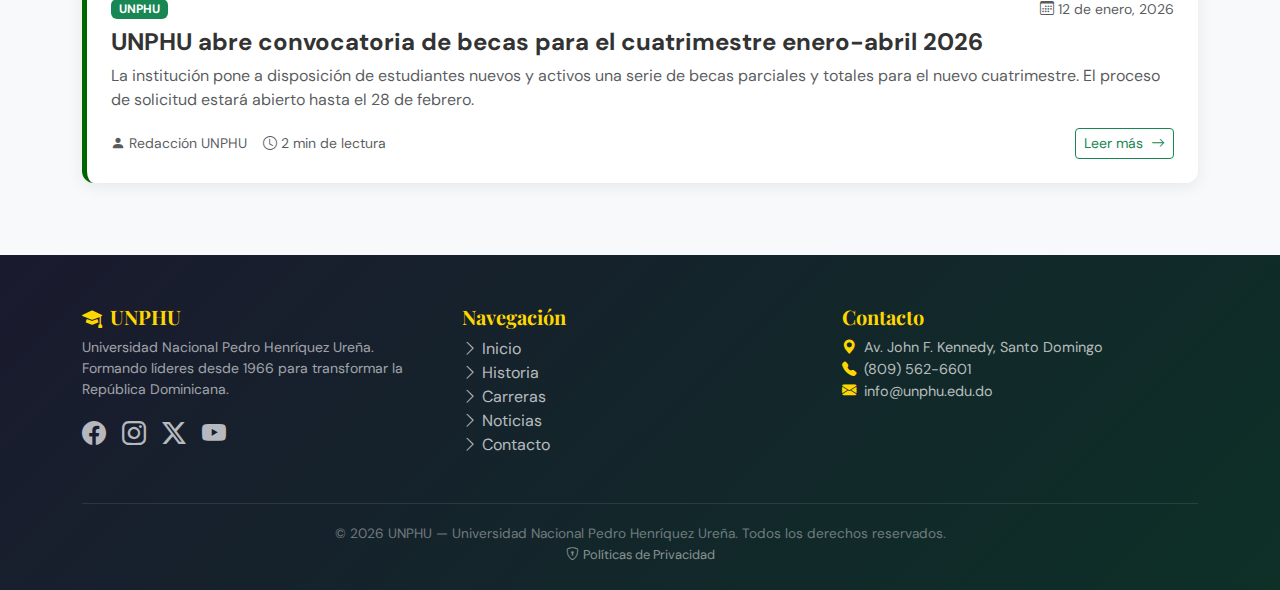
<file: noticias.html>
<!DOCTYPE html>
<html lang="es">
<head>
    <meta charset="UTF-8">
    <meta name="viewport" content="width=device-width, initial-scale=1.0">
    <meta name="description" content="Noticias y artículos de la UNPHU y el mundo universitario dominicano.">
    <meta name="keywords" content="UNPHU, noticias, articulos, universidad, educacion, dominicana">
    <meta name="author" content="UNPHU">
    <meta name="robots" content="index, follow">
    <title>UNPHU - Noticias</title>
    <link rel="icon" type="image/png" href="img/logo.png">
    <link href="https://cdn.jsdelivr.net/npm/bootstrap@5.3.2/dist/css/bootstrap.min.css" rel="stylesheet">
    <link rel="stylesheet" href="https://cdn.jsdelivr.net/npm/bootstrap-icons@1.11.3/font/bootstrap-icons.min.css">
    <link href="https://fonts.googleapis.com/css2?family=Playfair+Display:wght@700;900&family=DM+Sans:wght@300;400;500;600&display=swap" rel="stylesheet">
    <link rel="stylesheet" href="css/styles.css">
    <link rel="stylesheet" href="css/dark-mode.css">
    <link rel="stylesheet" href="css/noticias.css">
</head>
<body>

<nav class="navbar navbar-expand-lg navbar-unphu sticky-top">
    <div class="container">
        <a class="navbar-brand d-flex align-items-center gap-2" href="index.html">
            <img src="img/logonav.png" alt="UNPHU" height="40" style="filter: brightness(0) invert(1);">
            <span class="navbar-brand-text d-none d-md-block">UNPHU</span>
        </a>
        <button class="navbar-toggler" type="button" data-bs-toggle="collapse" data-bs-target="#navbarMain">
            <span class="navbar-toggler-icon"></span>
        </button>
        <div class="collapse navbar-collapse" id="navbarMain">
            <ul class="navbar-nav ms-auto gap-1">
                <li class="nav-item"><a class="nav-link" href="index.html"><i class="bi bi-house-fill me-1"></i>Inicio</a></li>
                <li class="nav-item"><a class="nav-link" href="historia.html"><i class="bi bi-book-fill me-1"></i>Historia</a></li>
                <li class="nav-item"><a class="nav-link" href="carreras.html"><i class="bi bi-mortarboard-fill me-1"></i>Carreras</a></li>
                <li class="nav-item"><a class="nav-link active" href="noticias.html"><i class="bi bi-newspaper me-1"></i>Noticias</a></li>
                <li class="nav-item"><a class="nav-link" href="contacto.html"><i class="bi bi-envelope-fill me-1"></i>Contacto</a></li>
                <!-- boton modo oscuro -->
                <li class="nav-item ms-2">
                    <button id="darkModeToggle">
                        <i class="bi bi-moon-stars-fill me-1"></i> Modo Oscuro
                    </button>
                </li>
            </ul>
        </div>
    </div>
</nav>

<!-- hero -->
<div style="background: linear-gradient(135deg, #006400, #004d00); color:white; padding: 60px 0;">
    <div class="container text-center">
        <h1 style="font-family:'Playfair Display',serif; font-size:3rem; font-weight:900;">Noticias</h1>
        <p class="lead mt-2" style="color:rgba(255,255,255,0.8);">Lo último de la UNPHU y el mundo universitario</p>
    </div>
</div>

<!-- contenido principal -->
<div class="container py-5 seccion-noticias">

    <!-- filtros de categoria -->
    <div class="d-flex flex-wrap gap-2 mb-4">
        <button class="btn btn-unphu btn-sm" onclick="filtrar('todas')" id="btn-todas">Todas</button>
        <button class="btn btn-outline-success btn-sm" onclick="filtrar('unphu')" id="btn-unphu">UNPHU</button>
        <button class="btn btn-outline-success btn-sm" onclick="filtrar('universidad')" id="btn-universidad">Mundo Universitario</button>
        <button class="btn btn-outline-success btn-sm" onclick="filtrar('tecnologia')" id="btn-tecnologia">Tecnología</button>
        <button class="btn btn-outline-success btn-sm" onclick="filtrar('salud')" id="btn-salud">Salud</button>
    </div>

    <!-- lista de articulos -->
    <div id="lista-noticias">

        <!-- articulo 1 -->
        <div class="articulo-item mb-4" data-categoria="unphu">
            <div class="articulo-card p-4">
                <div class="d-flex justify-content-between align-items-start flex-wrap gap-2 mb-2">
                    <span class="badge bg-success">UNPHU</span>
                    <small class="text-muted"><i class="bi bi-calendar3 me-1"></i>15 de febrero, 2026</small>
                </div>
                <h4 class="fw-bold articulo-titulo">UNPHU inaugura nuevo laboratorio de inteligencia artificial</h4>
                <p class="text-muted">La universidad inauguró sus nuevas instalaciones de investigación en inteligencia artificial y ciencia de datos, equipadas con tecnología de última generación para beneficio de estudiantes de ingeniería y sistemas.</p>
                <div class="d-flex align-items-center gap-3 flex-wrap">
                    <small class="text-muted"><i class="bi bi-person-fill me-1"></i>Redacción UNPHU</small>
                    <small class="text-muted"><i class="bi bi-clock me-1"></i>3 min de lectura</small>
                    <button class="btn btn-sm btn-outline-success ms-auto" data-bs-toggle="modal" data-bs-target="#noticiaModal"
                        onclick="verNoticia('UNPHU inaugura nuevo laboratorio de inteligencia artificial', 'La universidad inauguró sus nuevas instalaciones de investigación en inteligencia artificial y ciencia de datos. El laboratorio cuenta con 40 computadoras de alto rendimiento, servidores dedicados y software especializado como TensorFlow, PyTorch y acceso a plataformas de computación en la nube. Este proyecto representa una inversión de más de 5 millones de pesos y beneficiará directamente a los estudiantes de Ingeniería en Sistemas, Ingeniería Industrial y carreras afines. El rector destacó que esta es una apuesta de la UNPHU por mantenerse a la vanguardia tecnológica del país.')">
                        Leer más <i class="bi bi-arrow-right ms-1"></i>
                    </button>
                </div>
            </div>
        </div>

        <!-- articulo 2 -->
        <div class="articulo-item mb-4" data-categoria="universidad">
            <div class="articulo-card p-4">
                <div class="d-flex justify-content-between align-items-start flex-wrap gap-2 mb-2">
                    <span class="badge bg-primary">Mundo Universitario</span>
                    <small class="text-muted"><i class="bi bi-calendar3 me-1"></i>10 de febrero, 2026</small>
                </div>
                <h4 class="fw-bold articulo-titulo">República Dominicana sube en ranking de educación superior del Caribe</h4>
                <p class="text-muted">Según el más reciente informe regional, las universidades dominicanas han mejorado su posición en los rankings de calidad educativa, impulsadas por inversiones en investigación y alianzas internacionales.</p>
                <div class="d-flex align-items-center gap-3 flex-wrap">
                    <small class="text-muted"><i class="bi bi-person-fill me-1"></i>Redacción Académica</small>
                    <small class="text-muted"><i class="bi bi-clock me-1"></i>4 min de lectura</small>
                    <button class="btn btn-sm btn-outline-success ms-auto" data-bs-toggle="modal" data-bs-target="#noticiaModal"
                        onclick="verNoticia('República Dominicana sube en ranking de educación superior del Caribe', 'El informe publicado por el organismo regional de educación superior destaca que las universidades dominicanas han avanzado significativamente en indicadores de calidad docente, infraestructura y vinculación con el sector productivo. Instituciones como la UNPHU han sido reconocidas por sus programas de investigación y su compromiso con la sostenibilidad ambiental. Los expertos señalan que el aumento en becas y programas de intercambio internacional ha sido clave para este avance.')">
                        Leer más <i class="bi bi-arrow-right ms-1"></i>
                    </button>
                </div>
            </div>
        </div>

        <!-- articulo 3 -->
        <div class="articulo-item mb-4" data-categoria="unphu">
            <div class="articulo-card p-4">
                <div class="d-flex justify-content-between align-items-start flex-wrap gap-2 mb-2">
                    <span class="badge bg-success">UNPHU</span>
                    <small class="text-muted"><i class="bi bi-calendar3 me-1"></i>5 de febrero, 2026</small>
                </div>
                <h4 class="fw-bold articulo-titulo">Estudiantes de Medicina de la UNPHU ganan concurso nacional de casos clínicos</h4>
                <p class="text-muted">Un equipo de cuatro estudiantes de la Facultad de Ciencias de la Salud representó a la UNPHU en el concurso nacional obteniendo el primer lugar con un caso sobre enfermedades tropicales.</p>
                <div class="d-flex align-items-center gap-3 flex-wrap">
                    <small class="text-muted"><i class="bi bi-person-fill me-1"></i>Redacción UNPHU</small>
                    <small class="text-muted"><i class="bi bi-clock me-1"></i>2 min de lectura</small>
                    <button class="btn btn-sm btn-outline-success ms-auto" data-bs-toggle="modal" data-bs-target="#noticiaModal"
                        onclick="verNoticia('Estudiantes de Medicina de la UNPHU ganan concurso nacional de casos clínicos', 'El equipo conformado por Ana Martínez, Luis Gómez, Carmen Santos y Pedro Jiménez presentó un análisis detallado sobre el diagnóstico y tratamiento del dengue hemorrágico en pacientes pediátricos. Su presentación fue calificada como sobresaliente por el jurado compuesto por médicos especialistas de varios hospitales del país. Este logro reafirma la calidad de la formación médica que ofrece la UNPHU y el compromiso de sus estudiantes con la excelencia académica.')">
                        Leer más <i class="bi bi-arrow-right ms-1"></i>
                    </button>
                </div>
            </div>
        </div>

        <!-- articulo 4 -->
        <div class="articulo-item mb-4" data-categoria="tecnologia">
            <div class="articulo-card p-4">
                <div class="d-flex justify-content-between align-items-start flex-wrap gap-2 mb-2">
                    <span class="badge bg-warning text-dark">Tecnología</span>
                    <small class="text-muted"><i class="bi bi-calendar3 me-1"></i>28 de enero, 2026</small>
                </div>
                <h4 class="fw-bold articulo-titulo">La inteligencia artificial transforma la educación universitaria en el Caribe</h4>
                <p class="text-muted">Universidades de toda la región están integrando herramientas de inteligencia artificial en sus currículos para preparar a los estudiantes para el mercado laboral del futuro.</p>
                <div class="d-flex align-items-center gap-3 flex-wrap">
                    <small class="text-muted"><i class="bi bi-person-fill me-1"></i>Tecnología Educativa</small>
                    <small class="text-muted"><i class="bi bi-clock me-1"></i>5 min de lectura</small>
                    <button class="btn btn-sm btn-outline-success ms-auto" data-bs-toggle="modal" data-bs-target="#noticiaModal"
                        onclick="verNoticia('La inteligencia artificial transforma la educación universitaria en el Caribe', 'El uso de inteligencia artificial en el aula universitaria ha crecido de forma exponencial en los últimos dos años. Desde asistentes virtuales de tutoría hasta sistemas de evaluación automatizada, las universidades caribeñas están adoptando estas tecnologías para mejorar la experiencia educativa. La UNPHU ha sido pionera en este movimiento, incorporando módulos de IA en carreras como Ingeniería en Sistemas, Administración de Empresas y Medicina. Los expertos coinciden en que los profesionales que dominen estas herramientas tendrán una ventaja significativa en el mercado laboral.')">
                        Leer más <i class="bi bi-arrow-right ms-1"></i>
                    </button>
                </div>
            </div>
        </div>

        <!-- articulo 5 -->
        <div class="articulo-item mb-4" data-categoria="salud">
            <div class="articulo-card p-4">
                <div class="d-flex justify-content-between align-items-start flex-wrap gap-2 mb-2">
                    <span class="badge bg-danger">Salud</span>
                    <small class="text-muted"><i class="bi bi-calendar3 me-1"></i>20 de enero, 2026</small>
                </div>
                <h4 class="fw-bold articulo-titulo">Banco Nacional de Cerebros de la UNPHU publica nueva investigación sobre Alzheimer</h4>
                <p class="text-muted">El BNC-UNPHU, primero en su tipo en el Caribe, publicó los resultados de una investigación de tres años sobre factores de riesgo del Alzheimer en la población dominicana.</p>
                <div class="d-flex align-items-center gap-3 flex-wrap">
                    <small class="text-muted"><i class="bi bi-person-fill me-1"></i>Investigación Científica</small>
                    <small class="text-muted"><i class="bi bi-clock me-1"></i>6 min de lectura</small>
                    <button class="btn btn-sm btn-outline-success ms-auto" data-bs-toggle="modal" data-bs-target="#noticiaModal"
                        onclick="verNoticia('Banco Nacional de Cerebros de la UNPHU publica nueva investigación sobre Alzheimer', 'El Banco Nacional de Cerebros de la UNPHU presentó los resultados de un estudio longitudinal de tres años que analizó más de 200 casos de pacientes dominicanos con Alzheimer. La investigación identificó factores de riesgo específicos en la población caribeña que no habían sido documentados previamente en la literatura científica internacional. Los hallazgos fueron publicados en una revista indexada de neurología y han generado interés en la comunidad científica de América Latina. El director del BNC-UNPHU destacó que este trabajo posiciona a la institución como un referente en investigación neurológica en la región.')">
                        Leer más <i class="bi bi-arrow-right ms-1"></i>
                    </button>
                </div>
            </div>
        </div>

        <!-- articulo 6 -->
        <div class="articulo-item mb-4" data-categoria="unphu">
            <div class="articulo-card p-4">
                <div class="d-flex justify-content-between align-items-start flex-wrap gap-2 mb-2">
                    <span class="badge bg-success">UNPHU</span>
                    <small class="text-muted"><i class="bi bi-calendar3 me-1"></i>12 de enero, 2026</small>
                </div>
                <h4 class="fw-bold articulo-titulo">UNPHU abre convocatoria de becas para el cuatrimestre enero-abril 2026</h4>
                <p class="text-muted">La institución pone a disposición de estudiantes nuevos y activos una serie de becas parciales y totales para el nuevo cuatrimestre. El proceso de solicitud estará abierto hasta el 28 de febrero.</p>
                <div class="d-flex align-items-center gap-3 flex-wrap">
                    <small class="text-muted"><i class="bi bi-person-fill me-1"></i>Redacción UNPHU</small>
                    <small class="text-muted"><i class="bi bi-clock me-1"></i>2 min de lectura</small>
                    <button class="btn btn-sm btn-outline-success ms-auto" data-bs-toggle="modal" data-bs-target="#noticiaModal"
                        onclick="verNoticia('UNPHU abre convocatoria de becas para el cuatrimestre enero-abril 2026', 'El Departamento de Bienestar Estudiantil de la UNPHU anunció la apertura de la convocatoria de becas para el cuatrimestre enero-abril 2026. Se ofrecen becas de excelencia académica para estudiantes con promedio superior a 90 puntos, becas socioeconómicas para estudiantes con necesidades comprobadas y becas deportivas para atletas de alto rendimiento. Los interesados deben completar el formulario en línea disponible en el portal estudiantil y adjuntar los documentos requeridos antes del 28 de febrero de 2026.')">
                        Leer más <i class="bi bi-arrow-right ms-1"></i>
                    </button>
                </div>
            </div>
        </div>

    </div>

    <!-- mensaje cuando no hay resultados -->
    <div id="sin-resultados" class="text-center py-5 d-none">
        <i class="bi bi-search" style="font-size:3rem; color:#ccc;"></i>
        <p class="text-muted mt-3">No hay noticias en esta categoría por ahora.</p>
    </div>

</div>

<!-- modal para leer la noticia completa -->
<div class="modal fade" id="noticiaModal" tabindex="-1">
    <div class="modal-dialog modal-lg modal-dialog-centered modal-dialog-scrollable">
        <div class="modal-content border-0 shadow-lg" style="border-radius:20px; overflow:hidden;">
            <div class="modal-header" style="background: linear-gradient(135deg, #006400, #004d00); border:none;">
                <h5 class="modal-title text-white fw-bold" id="noticiaTitulo">Noticia</h5>
                <button type="button" class="btn-close btn-close-white" data-bs-dismiss="modal"></button>
            </div>
            <div class="modal-body p-4">
                <p id="noticiaContenido" class="text-muted"></p>
            </div>
            <div class="modal-footer border-0">
                <button class="btn btn-outline-secondary" data-bs-dismiss="modal">Cerrar</button>
            </div>
        </div>
    </div>
</div>

<!-- footer -->
<footer>
    <div class="container">
        <div class="row g-4">
            <div class="col-md-4">
                <h5><i class="bi bi-mortarboard-fill me-2"></i>UNPHU</h5>
                <p class="small mt-2" style="color: rgba(255,255,255,0.6);">Universidad Nacional Pedro Henríquez Ureña. Formando líderes desde 1966 para transformar la República Dominicana.</p>
                <!-- redes sociales -->
                <div class="d-flex gap-3 mt-3">
                    <a href="https://www.facebook.com/unphu" target="_blank"><i class="bi bi-facebook" style="font-size:1.5rem; color:rgba(255,255,255,0.7);"></i></a>
                    <a href="https://www.instagram.com/unphu" target="_blank"><i class="bi bi-instagram" style="font-size:1.5rem; color:rgba(255,255,255,0.7);"></i></a>
                    <a href="https://www.twitter.com/unphu" target="_blank"><i class="bi bi-twitter-x" style="font-size:1.5rem; color:rgba(255,255,255,0.7);"></i></a>
                    <a href="https://www.youtube.com/@unphu" target="_blank"><i class="bi bi-youtube" style="font-size:1.5rem; color:rgba(255,255,255,0.7);"></i></a>
                </div>
            </div>
            <div class="col-md-4">
                <h5>Navegación</h5>
                <ul class="list-unstyled mt-2" style="color: rgba(255,255,255,0.7);">
                    <li><a href="index.html"><i class="bi bi-chevron-right me-1"></i>Inicio</a></li>
                    <li><a href="historia.html"><i class="bi bi-chevron-right me-1"></i>Historia</a></li>
                    <li><a href="carreras.html"><i class="bi bi-chevron-right me-1"></i>Carreras</a></li>
                    <li><a href="noticias.html"><i class="bi bi-chevron-right me-1"></i>Noticias</a></li>
                    <li><a href="contacto.html"><i class="bi bi-chevron-right me-1"></i>Contacto</a></li>
                </ul>
            </div>
            <div class="col-md-4">
                <h5>Contacto</h5>
                <ul class="list-unstyled mt-2" style="color: rgba(255,255,255,0.7); font-size: 0.9rem;">
                    <li><i class="bi bi-geo-alt-fill me-2" style="color: var(--unphu-gold);"></i>Av. John F. Kennedy, Santo Domingo</li>
                    <li><i class="bi bi-telephone-fill me-2" style="color: var(--unphu-gold);"></i>(809) 562-6601</li>
                    <li><i class="bi bi-envelope-fill me-2" style="color: var(--unphu-gold);"></i>info@unphu.edu.do</li>
                </ul>
            </div>
        </div>
        <div class="footer-divider text-center" style="color: rgba(255,255,255,0.4); font-size: 0.85rem;">
            &copy; 2026 UNPHU — Universidad Nacional Pedro Henríquez Ureña. Todos los derechos reservados.
            <br>
            <a href="#" data-bs-toggle="modal" data-bs-target="#privacidadModal" style="color:rgba(255,255,255,0.5); font-size:0.8rem;">
                <i class="bi bi-shield-lock me-1"></i>Políticas de Privacidad
            </a>
        </div>
    </div>
</footer>

<!-- boton flotante -->
<a href="contacto.html" class="fixed-chat-btn">
    <div class="btn-pulse"></div>
    <i class="bi bi-chat-dots-fill"></i>
    <span>Contáctanos</span>
</a>

<!-- modal politicas de privacidad -->
<div class="modal fade" id="privacidadModal" tabindex="-1">
    <div class="modal-dialog modal-lg modal-dialog-centered modal-dialog-scrollable">
        <div class="modal-content border-0 shadow-lg" style="border-radius:20px; overflow:hidden;">
            <div class="modal-header" style="background: linear-gradient(135deg, #006400, #004d00); border:none;">
                <h5 class="modal-title text-white fw-bold">
                    <i class="bi bi-shield-lock-fill me-2"></i>Políticas de Privacidad
                </h5>
                <button type="button" class="btn-close btn-close-white" data-bs-dismiss="modal"></button>
            </div>
            <div class="modal-body p-4">
                <p class="text-muted small">Última actualización: enero 2026</p>
                <p>En la <strong>Universidad Nacional Pedro Henríquez Ureña (UNPHU)</strong> nos comprometemos a proteger la privacidad de nuestros usuarios.</p>
                <h6 class="fw-bold text-success mt-4"><i class="bi bi-1-circle-fill me-2"></i>Información que recopilamos</h6>
                <ol>
                    <li>Nombre completo y apellidos</li>
                    <li>Correo electrónico y número de teléfono</li>
                    <li>Información académica previa</li>
                    <li>Datos de navegación en nuestro sitio web</li>
                    <li>Información enviada a través de formularios de contacto</li>
                </ol>
                <h6 class="fw-bold text-success mt-4"><i class="bi bi-shield-check me-2"></i>Cómo usamos tu información</h6>
                <ul>
                    <li>Para procesar solicitudes de admisión</li>
                    <li>Para enviarte información sobre carreras y eventos</li>
                    <li>Para mejorar nuestros servicios universitarios</li>
                    <li>Para contactarte en respuesta a tus consultas</li>
                    <li>Para cumplir con requisitos legales y académicos</li>
                </ul>
                <h6 class="fw-bold text-success mt-4"><i class="bi bi-lock-fill me-2"></i>Protección de datos</h6>
                <p class="mb-0">Tu información es almacenada de forma segura y no será compartida con terceros sin tu consentimiento.</p>
            </div>
            <div class="modal-footer border-0">
                <button class="btn btn-outline-secondary" data-bs-dismiss="modal">Cerrar</button>
                <button class="btn btn-unphu" data-bs-dismiss="modal"><i class="bi bi-check-circle-fill me-2"></i>Entendido</button>
            </div>
        </div>
    </div>
</div>

<script src="https://cdn.jsdelivr.net/npm/bootstrap@5.3.2/dist/js/bootstrap.bundle.min.js"></script>
<script src="js/main.js"></script>
</body>
</html>
</file>
<file: css/styles.css>
@import url('https://fonts.googleapis.com/css2?family=Playfair+Display:wght@700;900&family=DM+Sans:wght@300;400;500;600&display=swap');

/* variables */
:root {
    --unphu-green: #006400;
    --unphu-green-mid: #004d00;
    --unphu-gold: #ffd700;
    --unphu-gold-dark: #e6b800;
    --unphu-dark: #1a1a2e;
    --unphu-navy: #002050;
}

/* base */
body {
    font-family: 'DM Sans', 'Segoe UI', Arial, sans-serif;
    background-color: #f8f9fa;
    color: #333;
    margin: 0;
    padding: 0;
}

/* navbar */
.navbar-unphu {
    background: linear-gradient(135deg, var(--unphu-green) 0%, var(--unphu-green-mid) 100%);
    box-shadow: 0 4px 20px rgba(0, 100, 0, 0.3);
}

.navbar-brand-text {
    font-family: 'Playfair Display', serif;
    font-size: 1.1rem;
    font-weight: 700;
    color: white !important;
    letter-spacing: 0.5px;
}

.navbar-nav .nav-link {
    color: rgba(255, 255, 255, 0.9) !important;
    font-weight: 500;
    padding: 8px 14px !important;
    border-radius: 6px;
    transition: all 0.3s ease;
}

.navbar-nav .nav-link:hover {
    color: var(--unphu-gold) !important;
    background-color: rgba(255, 255, 255, 0.1);
    transform: translateY(-2px);
}

.navbar-nav .nav-link.active {
    color: var(--unphu-gold) !important;
    background-color: rgba(255, 215, 0, 0.15);
}

.navbar-toggler {
    border-color: rgba(255, 255, 255, 0.5);
}

.navbar-toggler-icon {
    background-image: url("data:image/svg+xml,%3csvg xmlns='http://www.w3.org/2000/svg' viewBox='0 0 30 30'%3e%3cpath stroke='rgba%28255, 255, 255, 0.9%29' stroke-linecap='round' stroke-miterlimit='10' stroke-width='2' d='M4 7h22M4 15h22M4 23h22'/%3e%3c/svg%3e");
}

/* encabezado de pagina */
.page-hero {
    background: linear-gradient(135deg, var(--unphu-green), var(--unphu-green-mid));
    color: white;
    padding: 60px 0;
    text-align: center;
}

.page-hero h1 {
    font-family: 'Playfair Display', serif;
    font-size: 3rem;
    font-weight: 900;
}

.page-hero p {
    color: rgba(255, 255, 255, 0.8);
}

/* titulo de seccion */
.section-title {
    font-family: 'Playfair Display', serif;
    font-size: 2rem;
    font-weight: 700;
    color: var(--unphu-green);
    border-left: 5px solid var(--unphu-gold);
    padding-left: 15px;
    margin-bottom: 30px;
}

/* botones */
.btn-unphu {
    background: linear-gradient(135deg, var(--unphu-green), var(--unphu-green-mid));
    color: white;
    border: none;
    border-radius: 8px;
    padding: 10px 24px;
    font-weight: 600;
    transition: all 0.3s ease;
}

.btn-unphu:hover {
    background: linear-gradient(135deg, var(--unphu-gold), var(--unphu-gold-dark));
    color: var(--unphu-dark);
    transform: translateY(-2px);
    box-shadow: 0 6px 20px rgba(0, 100, 0, 0.3);
}

.btn-gold {
    background: linear-gradient(135deg, var(--unphu-gold), var(--unphu-gold-dark));
    color: var(--unphu-dark);
    border: none;
    border-radius: 8px;
    padding: 10px 24px;
    font-weight: 700;
    transition: all 0.3s ease;
}

.btn-gold:hover {
    background: linear-gradient(135deg, var(--unphu-green), var(--unphu-green-mid));
    color: white;
    transform: translateY(-2px);
    box-shadow: 0 6px 20px rgba(255, 215, 0, 0.4);
}

/* cards */
.card-unphu {
    border: none;
    border-radius: 16px;
    box-shadow: 0 4px 20px rgba(0, 0, 0, 0.08);
    transition: all 0.3s ease;
    overflow: hidden;
}

.card-unphu:hover {
    transform: translateY(-8px);
    box-shadow: 0 12px 40px rgba(0, 100, 0, 0.2);
}

.card-unphu .card-header {
    background: linear-gradient(135deg, var(--unphu-green), var(--unphu-green-mid));
    color: white;
    font-weight: 600;
    font-size: 1.1rem;
    padding: 16px 20px;
}

/* stats con hover */
.stat-box {
    background: linear-gradient(135deg, var(--unphu-green), var(--unphu-green-mid));
    color: white;
    border-radius: 16px;
    padding: 30px 20px;
    text-align: center;
    transition: all 0.3s ease;
}

.stat-box:hover {
    transform: scale(1.05);
    box-shadow: 0 10px 30px rgba(0, 100, 0, 0.4);
    background: linear-gradient(135deg, var(--unphu-gold), var(--unphu-gold-dark));
}

.stat-box:hover .stat-number,
.stat-box:hover .stat-label {
    color: var(--unphu-dark) !important;
}

.stat-number {
    font-family: 'Playfair Display', serif;
    font-size: 3rem;
    font-weight: 900;
    color: var(--unphu-gold);
    display: block;
}

.stat-label {
    font-size: 0.9rem;
    color: rgba(255, 255, 255, 0.85);
    margin-top: 5px;
    display: block;
}

/* hover facultades */
.hover-faculty {
    background: white;
    border: 2px solid #e0e0e0;
    border-radius: 12px;
    padding: 16px 20px;
    margin: 8px 0;
    cursor: pointer;
    font-weight: 600;
    color: var(--unphu-green);
    transition: all 0.3s ease;
    display: flex;
    align-items: center;
    gap: 12px;
}

.hover-faculty:hover {
    background: linear-gradient(135deg, var(--unphu-green), var(--unphu-green-mid));
    color: white;
    border-color: var(--unphu-green);
    transform: translateX(10px);
    box-shadow: 0 8px 24px rgba(0, 100, 0, 0.25);
}

.hover-faculty .faculty-icon {
    font-size: 1.5rem;
    transition: transform 0.3s ease;
}

.hover-faculty:hover .faculty-icon {
    transform: rotate(10deg) scale(1.2);
}

.accordion-unphu .accordion-button {
    background-color: #f0f7f0;
    color: var(--unphu-green);
    font-weight: 600;
}

.accordion-unphu .accordion-button:not(.collapsed) {
    background: linear-gradient(135deg, var(--unphu-green), var(--unphu-green-mid));
    color: white;
    box-shadow: none;
}

.accordion-unphu .accordion-button:focus {
    box-shadow: 0 0 0 0.2rem rgba(0, 100, 0, 0.2);
}

/* alerta */
.alert-unphu {
    background: linear-gradient(135deg, #e8f5e9, #c8e6c9);
    border: 1px solid var(--unphu-green);
    border-left: 5px solid var(--unphu-green);
    border-radius: 10px;
    color: #1b5e20;
}

/* collapse */
.collapse-section {
    background: #f0f7f0;
    border-radius: 10px;
    padding: 20px;
    margin-top: 10px;
    border-left: 4px solid var(--unphu-green);
}

/* iframes */
.iframe-container {
    border-radius: 16px;
    overflow: hidden;
    box-shadow: 0 8px 32px rgba(0, 0, 0, 0.12);
}

/* imagenes */
.hero-img {
    width: 100%;
    height: auto;
    border-radius: 16px;
    box-shadow: 0 8px 32px rgba(0, 0, 0, 0.15);
}

.hero-img-hist {
    width: 100%;
    max-height: 400px;
    object-fit: cover;
    border-radius: 16px;
    border: 3px solid var(--unphu-green);
}

.galeria-img {
    width: 100%;
    height: 200px;
    object-fit: cover;
    border-radius: 12px;
    transition: transform 0.3s ease;
    cursor: pointer;
    border: 3px solid transparent;
}

.galeria-img:hover {
    transform: scale(1.05);
    border-color: var(--unphu-green);
    box-shadow: 0 8px 24px rgba(0, 100, 0, 0.3);
}

/* timeline */
.timeline-item {
    padding: 20px 0;
    border-left: 3px solid var(--unphu-green);
    padding-left: 25px;
    position: relative;
    margin-left: 15px;
}

.timeline-item::before {
    content: '';
    position: absolute;
    left: -8px;
    top: 25px;
    width: 14px;
    height: 14px;
    background: var(--unphu-gold);
    border-radius: 50%;
    border: 3px solid var(--unphu-green);
}

.timeline-year {
    font-family: 'Playfair Display', serif;
    font-size: 1.5rem;
    font-weight: 700;
    color: var(--unphu-green);
}

/* cards contacto con hover */
.contact-card {
    background: white;
    border-radius: 16px;
    padding: 30px;
    box-shadow: 0 4px 20px rgba(0, 0, 0, 0.08);
    border: none;
    transition: all 0.3s ease;
    text-align: center;
}

.contact-card:hover {
    transform: translateY(-6px);
    box-shadow: 0 12px 40px rgba(0, 100, 0, 0.15);
}

.contact-icon {
    width: 56px;
    height: 56px;
    border-radius: 50%;
    background: linear-gradient(135deg, var(--unphu-green), var(--unphu-green-mid));
    color: var(--unphu-gold);
    display: flex;
    align-items: center;
    justify-content: center;
    font-size: 1.4rem;
    margin: 0 auto 15px;
}

/* testimonios con hover */
.testimonio {
    background: linear-gradient(135deg, #e8f5e9, #f0f7f0);
    border-left: 5px solid var(--unphu-green);
    border-radius: 10px;
    padding: 20px;
    margin-bottom: 16px;
    transition: all 0.3s ease;
}

.testimonio:hover {
    transform: translateX(8px);
    box-shadow: 0 6px 20px rgba(0, 100, 0, 0.15);
    background: linear-gradient(135deg, var(--unphu-green), var(--unphu-green-mid));
    color: white;
}

.testimonio:hover strong {
    color: var(--unphu-gold);
}

/* cards carreras */
.carrera-card {
    border: none;
    border-radius: 16px;
    box-shadow: 0 4px 20px rgba(0, 0, 0, 0.08);
    transition: all 0.3s ease;
    overflow: hidden;
}

.carrera-card:hover {
    transform: translateY(-8px);
    box-shadow: 0 12px 40px rgba(0, 100, 0, 0.2);
}

.carrera-card .card-header {
    background: linear-gradient(135deg, var(--unphu-green), var(--unphu-green-mid));
    color: white;
    font-weight: 600;
    padding: 16px 20px;
}

.table-unphu thead th {
    background: linear-gradient(135deg, var(--unphu-green), var(--unphu-green-mid));
    color: white;
}

/* formulario */
.form-control:focus,
.form-select:focus {
    border-color: var(--unphu-green);
    box-shadow: 0 0 0 0.2rem rgba(0, 100, 0, 0.2);
}

/* boton fijo (position fixed) */
.fixed-chat-btn {
    position: fixed;
    bottom: 25px;
    right: 25px;
    z-index: 9999;
    background: linear-gradient(135deg, var(--unphu-green), var(--unphu-green-mid));
    color: white;
    border: none;
    border-radius: 50px;
    padding: 14px 22px;
    font-weight: 600;
    font-size: 0.95rem;
    box-shadow: 0 6px 24px rgba(0, 100, 0, 0.4);
    display: flex;
    align-items: center;
    gap: 8px;
    cursor: pointer;
    transition: all 0.3s ease;
    text-decoration: none;
}

.fixed-chat-btn:hover {
    transform: translateY(-4px);
    box-shadow: 0 12px 32px rgba(0, 100, 0, 0.5);
    background: linear-gradient(135deg, var(--unphu-gold), var(--unphu-gold-dark));
    color: var(--unphu-dark);
}

.btn-pulse {
    width: 10px;
    height: 10px;
    background: #00ff88;
    border-radius: 50%;
    animation: pulse 1.5s infinite;
    flex-shrink: 0;
}

@keyframes pulse {
    0%, 100% { opacity: 1; transform: scale(1); }
    50%       { opacity: 0.5; transform: scale(1.4); }
}

/* footer */
footer {
    background: linear-gradient(135deg, #1a1a2e, #0d3027);
    color: rgba(255, 255, 255, 0.8);
    padding: 50px 0 25px;
}

footer h5 {
    color: var(--unphu-gold);
    font-family: 'Playfair Display', serif;
    font-weight: 700;
}

footer a {
    color: rgba(255, 255, 255, 0.7);
    text-decoration: none;
    transition: color 0.3s;
}

footer a:hover {
    color: var(--unphu-gold);
}

.footer-divider {
    border-top: 1px solid rgba(255, 255, 255, 0.1);
    margin-top: 30px;
    padding-top: 20px;
    text-align: center;
    color: rgba(255, 255, 255, 0.4);
    font-size: 0.85rem;
}

.carousel-hero .carousel-item {
    height: 500px;
}

.carousel-hero .carousel-item img {
    height: 500px;
    object-fit: cover;
    filter: brightness(0.6);
}

.carousel-caption-custom {
    position: absolute;
    top: 50%;
    left: 50%;
    transform: translate(-50%, -50%);
    text-align: center;
    width: 80%;
}

.carousel-caption-custom h1 {
    font-family: 'Playfair Display', serif;
    font-size: 3rem;
    font-weight: 900;
    color: white;
    text-shadow: 2px 2px 8px rgba(0, 0, 0, 0.6);
}

.carousel-caption-custom p {
    font-size: 1.2rem;
    color: rgba(255, 255, 255, 0.9);
}

/* secciones generales */
.section-wrapper {
    padding: 60px 0;
}

.section-wrapper:nth-child(even) {
    background-color: #fff;
}

/* hover en redes sociales del footer */
footer .bi-facebook:hover { color: #1877f2 !important; }
footer .bi-instagram:hover { color: #e1306c !important; }
footer .bi-twitter-x:hover { color: #ffffff !important; }
footer .bi-youtube:hover { color: #ff0000 !important; }
</file>
<file: css/dark-mode.css>
/* estilos para el modo oscuro */

/* boton del navbar */
#darkModeToggle {
    background: rgba(255,255,255,0.12);
    border: 1px solid rgba(255,255,255,0.3);
    color: white;
    border-radius: 20px;
    padding: 6px 14px;
    font-size: 0.85rem;
    font-weight: 600;
    cursor: pointer;
}

/* cuando paso el mouse por el boton */
#darkModeToggle:hover {
    background: #ffd700;
    color: #1a1a2e;
    border-color: #ffd700;
}

/* cuando el modo oscuro esta activado cambio el fondo de la pagina */
body.dark-mode {
    background-color: #121212 !important;
    color: #e0e0e0 !important;
}

/* las secciones blancas */
body.dark-mode .bg-white,
body.dark-mode .section-wrapper,
body.dark-mode .section-wrapper:nth-child(even) {
    background-color: #1e1e1e !important;
}

/* fondo gris claro */
body.dark-mode .bg-light {
    background-color: #2a2a2a !important;
}

/* texto gris */
body.dark-mode .text-muted {
    color: #999999 !important;
}

/* las cards */
body.dark-mode .card,
body.dark-mode .contact-card,
body.dark-mode .carrera-card {
    background-color: #1e1e1e !important;
    border-color: #333333 !important;
    color: #e0e0e0 !important;
}

/* footer de las cards */
body.dark-mode .card-footer.bg-white {
    background-color: #1e1e1e !important;
}

/* la tabla */
body.dark-mode .table {
    color: #e0e0e0 !important;
    border-color: #333333 !important;
}

body.dark-mode .table tbody tr {
    background-color: #1e1e1e !important;
}

/* cuando paso el mouse por la tabla */
body.dark-mode .table tbody tr:hover {
    background-color: #2a2a2a !important;
}

/* los inputs y selects */
body.dark-mode .form-control,
body.dark-mode .form-select {
    background-color: #2a2a2a !important;
    border-color: #333333 !important;
    color: #e0e0e0 !important;
}

/* el placeholder de los inputs */
body.dark-mode .form-control::placeholder {
    color: #999999 !important;
}

/* el accordion */
body.dark-mode .accordion-item {
    background-color: #1e1e1e !important;
    border-color: #333333 !important;
}

body.dark-mode .accordion-button {
    background-color: #2a2a2a !important;
    color: #ffd700 !important;
}

/* cuando el accordion esta abierto */
body.dark-mode .accordion-button:not(.collapsed) {
    background: linear-gradient(135deg, #006400, #004d00) !important;
    color: white !important;
}

body.dark-mode .accordion-body {
    background-color: #1e1e1e !important;
    color: #e0e0e0 !important;
}

/* la seccion de mision y vision */
body.dark-mode .collapse-section {
    background: #2a2a2a !important;
}

/* los testimonios */
body.dark-mode .testimonio {
    background: #2a2a2a !important;
    color: #e0e0e0 !important;
}

/* las alertas verdes */
body.dark-mode .alert-unphu {
    background: #2a2a2a !important;
    color: #a5d6a7 !important;
    border-color: #006400 !important;
}

/* los modales */
body.dark-mode .modal-content {
    background-color: #1e1e1e !important;
    color: #e0e0e0 !important;
}

body.dark-mode .modal-body,
body.dark-mode .modal-footer {
    background-color: #1e1e1e !important;
}

/* el titulo de seccion */
body.dark-mode .section-title {
    color: #66bb6a !important;
}

/* transicion suave para que no sea tan brusco el cambio */
body, body * {
    transition: background-color 0.3s, color 0.2s, border-color 0.3s;
}

/* secciones con fondo verde claro (inline style) */
body.dark-mode [style*="#f0f7f0"],
body.dark-mode [style*="#e8f5e9"],
body.dark-mode [style*="f0f7f0"],
body.dark-mode [style*="e8f5e9"] {
    background: #1e1e1e !important;
}

/* hover de facultades */
body.dark-mode .hover-faculty {
    background: #2a2a2a !important;
    border-color: #444 !important;
    color: #e0e0e0 !important;
}

body.dark-mode .hover-faculty small {
    color: #999 !important;
}

/* cards del proceso de admision */
body.dark-mode .card.border-0.shadow-sm {
    background-color: #1e1e1e !important;
    color: #e0e0e0 !important;
}

/* tabla de facultades y campo laboral en carreras */
body.dark-mode .table-responsive {
    background-color: #1e1e1e !important;
}

body.dark-mode .table-unphu tbody tr {
    background-color: #1e1e1e !important;
    color: #e0e0e0 !important;
}

body.dark-mode .table-unphu tbody td {
    border-color: #333 !important;
    color: #e0e0e0 !important;
}

/* alerta verde de campo laboral */
body.dark-mode .alert[style*="background:linear-gradient"] {
    background: #1e3a1e !important;
    color: #a5d6a7 !important;
    border-color: #006400 !important;
}

/* contenedor principal de carreras */
body.dark-mode .seccion-carreras {
    background-color: #121212 !important;
    color: #e0e0e0 !important;
}

/* caja de requisitos (antes tenia style inline) */
.requisitos-box {
    background: #f0f7f0;
    border-radius: 8px;
    padding: 12px;
}

body.dark-mode .requisitos-box {
    background: #2a2a2a !important;
    color: #e0e0e0 !important;
}

/* alerta de campo laboral (antes tenia style inline) */
.alerta-laboral {
    background: linear-gradient(135deg, #e8f5e9, #c8e6c9);
    border-left: 5px solid #006400;
    border-radius: 10px;
    color: #1b5e20;
}

body.dark-mode .alerta-laboral {
    background: #1e3a1e !important;
    color: #a5d6a7 !important;
    border-color: #006400 !important;
}

/* filas de la tabla en modo oscuro */
body.dark-mode .table-unphu tbody tr td {
    background-color: #1e1e1e !important;
    color: #e0e0e0 !important;
    border-color: #333 !important;
}

/* cuando paso el mouse por las filas */
body.dark-mode .table-hover tbody tr:hover td {
    background-color: #2a2a2a !important;
    color: #e0e0e0 !important;
}

/* el contenedor de la tabla */
body.dark-mode .table-responsive {
    background-color: #1e1e1e !important;
    border-radius: 12px !important;
}

/* el strong dentro de la tabla */
body.dark-mode .table-unphu tbody td strong {
    color: #e0e0e0 !important;
}

/* contenedor principal de noticias */
body.dark-mode .seccion-noticias {
    background-color: #121212 !important;
    color: #e0e0e0 !important;
}

/* card de cada articulo */
body.dark-mode .articulo-card {
    background-color: #1e1e1e !important;
    color: #e0e0e0 !important;
}

/* titulo del articulo */
body.dark-mode .articulo-titulo {
    color: #e0e0e0 !important;
}

/* hover en redes sociales del footer */
footer .bi-facebook:hover { color: #1877f2 !important; }
footer .bi-instagram:hover { color: #e1306c !important; }
footer .bi-twitter-x:hover { color: #ffffff !important; }
footer .bi-youtube:hover { color: #ff0000 !important; }
</file>
<file: css/noticias.css>
/* estilos para la pagina de noticias */

/* card de cada articulo */
.articulo-card {
    background: white;
    border-radius: 12px;
    border-left: 5px solid #006400;
    box-shadow: 0 4px 16px rgba(0,0,0,0.07);
    transition: all 0.3s ease;
}

/* efecto hover en el articulo */
.articulo-card:hover {
    transform: translateX(6px);
    box-shadow: 0 8px 28px rgba(0,100,0,0.15);
    border-left-color: #ffd700;
}

/* hover en redes sociales del footer */
footer .bi-facebook:hover { color: #1877f2 !important; }
footer .bi-instagram:hover { color: #e1306c !important; }
footer .bi-twitter-x:hover { color: #ffffff !important; }
footer .bi-youtube:hover { color: #ff0000 !important; }
</file>
